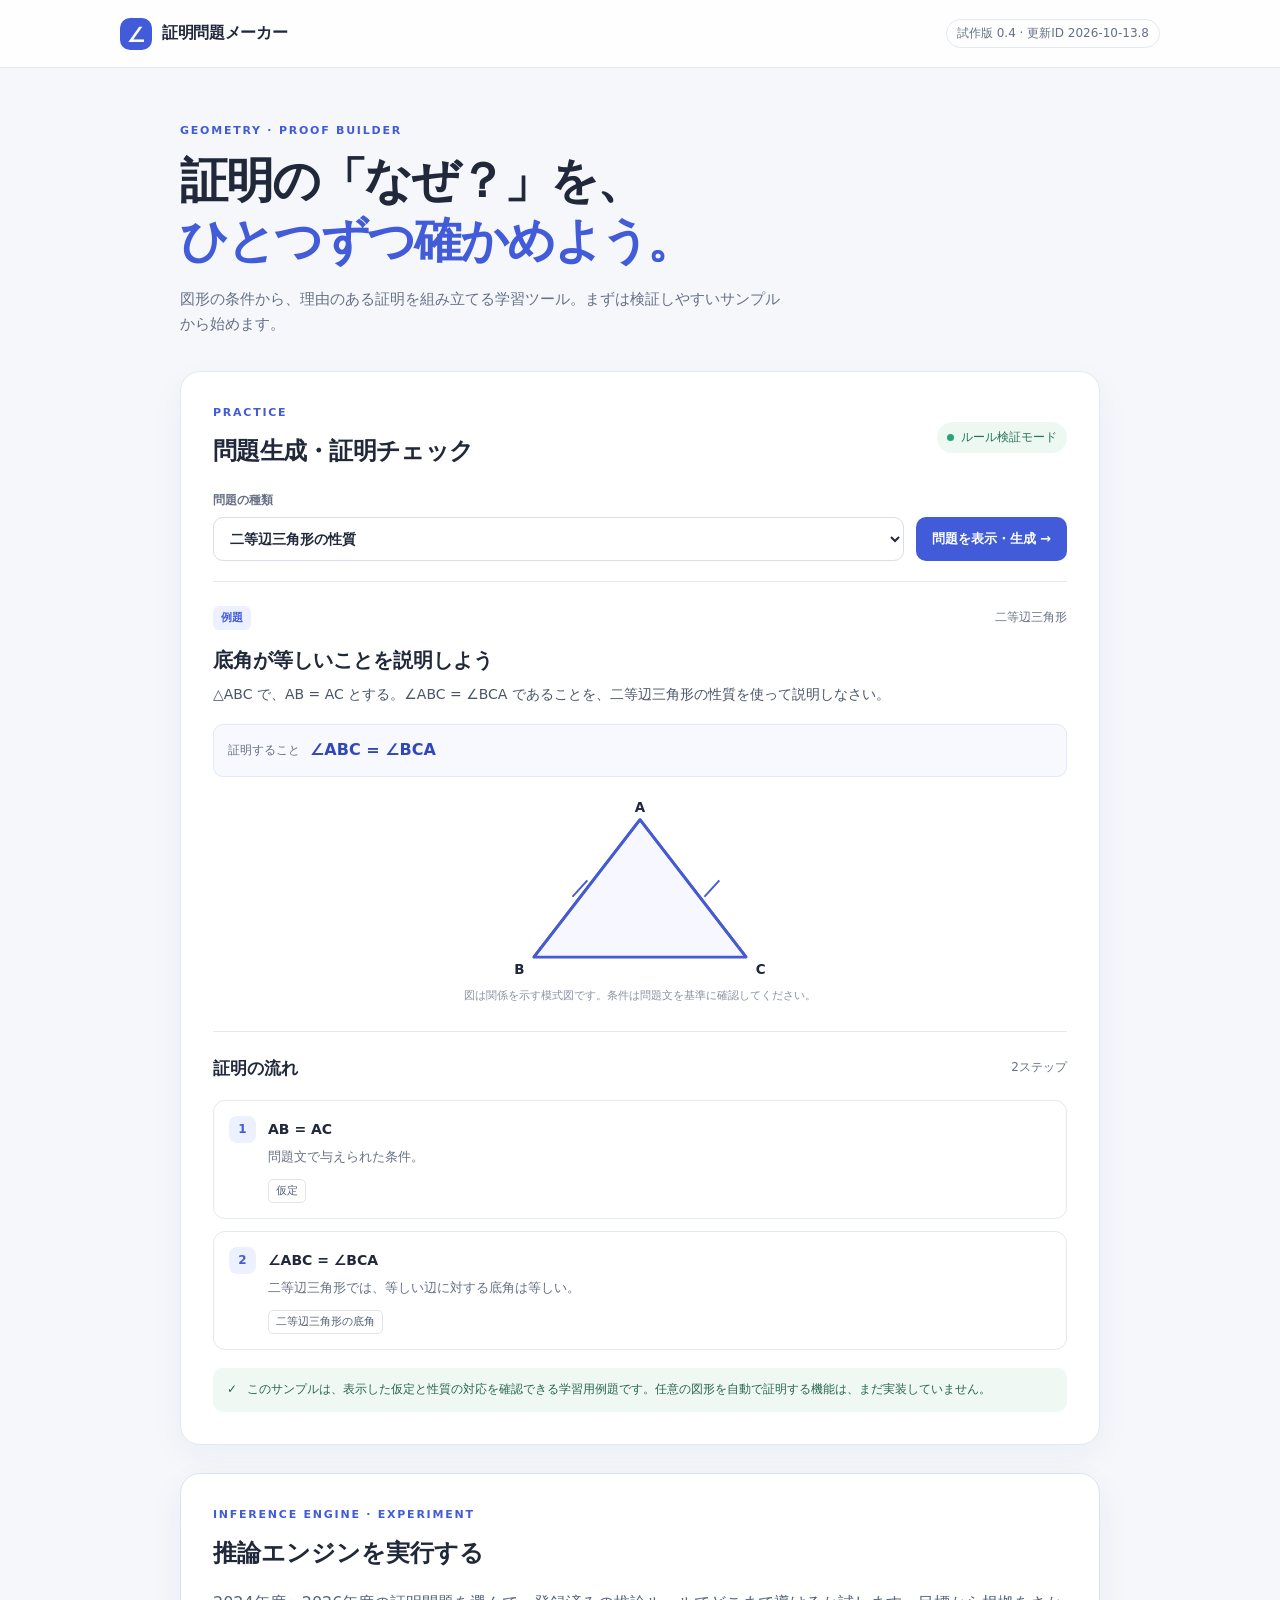
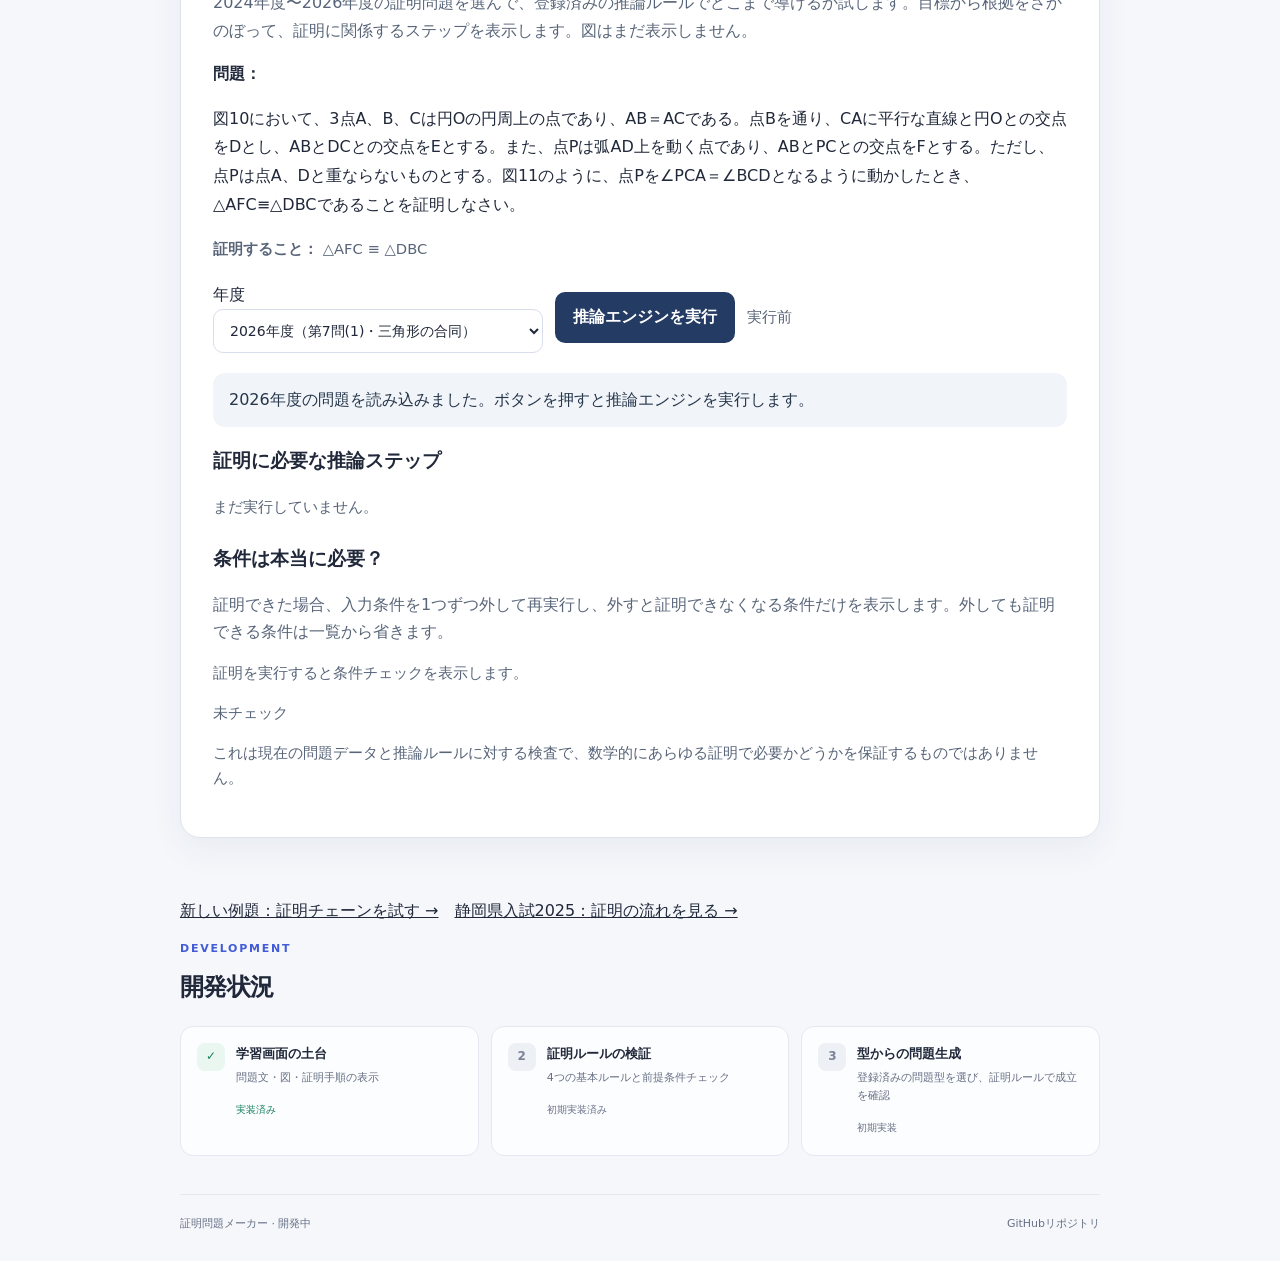
<file: index.html>
<!doctype html>
<html lang="ja">
<head>
  <meta charset="utf-8">
  <meta name="viewport" content="width=device-width, initial-scale=1">
  <meta name="theme-color" content="#f5f7fb">
  <meta name="description" content="中学図形の証明を、根拠と手順を確認しながら学ぶための試作アプリ。">
  <title>証明問題メーカー</title>
  <link rel="stylesheet" href="./style.css">

  <style>
    .engine-lab { margin-top: 28px; padding: clamp(20px, 4vw, 32px); border: 1px solid #dce3ee; border-radius: 20px; background: #fff; box-shadow: 0 12px 34px rgba(35, 55, 85, .06); }
    .engine-lab h2 { margin: 0 0 8px; }
    .engine-intro { color: #586579; line-height: 1.7; }
    .engine-toolbar { display: flex; flex-wrap: wrap; align-items: center; gap: 12px; margin: 20px 0; }
    .engine-run-button { border: 0; border-radius: 10px; padding: 12px 18px; background: #243b64; color: #fff; font: inherit; font-weight: 700; cursor: pointer; }
    .engine-run-button:disabled { opacity: .6; cursor: wait; }
    .engine-status { margin: 16px 0; padding: 14px 16px; border-radius: 12px; background: #f1f5f9; color: #26364b; }
    .engine-status[data-state="success"] { background: #e9f8ef; color: #14532d; }
    .engine-status[data-state="failure"] { background: #fff1f0; color: #8a2525; }
    .engine-prompt { margin: 16px 0; line-height: 1.8; }
    .engine-meta { color: #586579; font-size: .92rem; }
    .engine-steps { display: grid; gap: 12px; padding: 0; list-style: none; counter-reset: engine-step; }
    .engine-step { display: grid; grid-template-columns: 38px minmax(0, 1fr); gap: 12px; padding: 16px; border: 1px solid #e1e7ef; border-radius: 12px; background: #fbfcfe; }
    .engine-step-number { display: grid; place-items: center; width: 32px; height: 32px; border-radius: 50%; background: #e8edf5; color: #243b64; font-weight: 700; }
    .engine-step h4 { margin: 2px 0 8px; overflow-wrap: anywhere; }
    .engine-step p { margin: 6px 0; line-height: 1.6; }
    .engine-premises { color: #586579; font-size: .9rem; overflow-wrap: anywhere; }
    .engine-explanation { color: #26364b; }
    .engine-notes { margin-top: 18px; padding: 12px 16px; border-left: 3px solid #a8b5c8; background: #f8fafc; color: #586579; font-size: .92rem; line-height: 1.7; }
    .engine-notes ul { padding-left: 20px; }
    .engine-condition-report { margin-top: 24px; }
    .engine-condition-report h3 { margin-bottom: 8px; }
    .engine-condition-list { display: grid; gap: 10px; padding: 0; list-style: none; }
    .engine-condition { padding: 13px 15px; border: 1px solid #e1e7ef; border-radius: 10px; background: #fbfcfe; }
    .engine-condition[data-state="required"] { border-left: 4px solid #b45309; }
    .engine-condition[data-state="optional"] { border-left: 4px solid #15803d; }
    .engine-condition strong { display: block; margin-bottom: 5px; }
    .engine-condition-detail { margin: 5px 0; color: #586579; font-size: .9rem; overflow-wrap: anywhere; }
    .engine-condition-source { color: #586579; font-size: .85rem; }
    @media (max-width: 560px) { .engine-step { grid-template-columns: 30px minmax(0, 1fr); gap: 8px; padding: 12px; } .engine-step-number { width: 28px; height: 28px; } }
  </style>
  <script src="./js/theorem-catalog.js?v=20261010-1" defer></script>
  <script src="./js/proof-rules.js?v=20261012-11" defer></script>
  <script src="./js/geometry-relations.js?v=20261010-1" defer></script>
  <script src="./js/problem-data-engine.js?v=20261013-8" defer></script>
  <script src="./js/problem-generator.js?v=20261010-7" defer></script>
  <script src="./js/app.js?v=20261010-7" defer></script>
</head>
<body>
  <header class="topbar">
    <a class="brand" href="./" aria-label="証明問題メーカー ホーム">
      <span class="brand-mark" aria-hidden="true">∠</span>
      <span>証明問題メーカー</span>
    </a>
    <span class="prototype-label" title="更新確認用ビルド番号">試作版 0.4 · 更新ID 2026-10-13.8</span>
  </header>

  <main class="page-shell">
    <section class="hero">
      <p class="eyebrow">GEOMETRY · PROOF BUILDER</p>
      <h1>証明の「なぜ？」を、<br><span>ひとつずつ確かめよう。</span></h1>
      <p class="hero-copy">図形の条件から、理由のある証明を組み立てる学習ツール。まずは検証しやすいサンプルから始めます。</p>
    </section>

    <section class="workspace" aria-labelledby="practice-title">
      <div class="workspace-heading">
        <div>
          <p class="section-kicker">PRACTICE</p>
          <h2 id="practice-title">問題生成・証明チェック</h2>
        </div>
        <span class="status-pill"><span class="status-dot"></span>ルール検証モード</span>
      </div>

      <div class="controls">
        <label for="sample-select">問題の種類
          <select id="sample-select">
            <option value="isosceles">二等辺三角形の性質</option>
            <option value="parallel">平行線と角</option>
            <option value="similarity">相似の条件</option>
            <option value="chain">推論をつなぐ証明</option>
            <option value="circle">円周角（直径）</option>
            <option value="random">自動生成（検証済みの型）</option>
          </select>
        </label>
        <button id="show-sample" class="primary-button" type="button">問題を表示・生成 <span aria-hidden="true">→</span></button>
      </div>

      <div id="problem-panel" class="problem-panel" aria-live="polite">
        <div class="problem-topline">
          <span class="problem-tag">例題</span>
          <span id="problem-topic" class="muted">二等辺三角形</span>
        </div>
        <h3 id="problem-title">底角が等しいことを説明しよう</h3>
        <p id="problem-text">△ABC で、AB = AC とする。∠ABC = ∠BCA であることを、二等辺三角形の性質を使って説明しなさい。</p>
        <div class="goal-box">
          <span class="goal-label">証明すること</span>
          <strong id="problem-goal">∠ABC = ∠BCA</strong>
        </div>
        <div class="diagram-wrap">
          <svg id="diagram" viewBox="0 0 320 170" role="img" aria-label="頂点Aを上にした二等辺三角形ABCの模式図">
            <path d="M160 22 L65 145 L255 145 Z" class="triangle-line"/>
            <path d="M160 22 L65 145" class="equal-side"/>
            <path d="M160 22 L255 145" class="equal-side"/>
            <text x="160" y="15" text-anchor="middle">A</text>
            <text x="52" y="160" text-anchor="middle">B</text>
            <text x="268" y="160" text-anchor="middle">C</text>
            <text x="98" y="89" class="side-mark">／</text>
            <text x="216" y="89" class="side-mark">／</text>
          </svg>
          <p class="diagram-caption">図は関係を示す模式図です。条件は問題文を基準に確認してください。</p>
        </div>
      </div>

      <section class="proof-section" aria-labelledby="proof-title">
        <div class="proof-heading">
          <h3 id="proof-title">証明の流れ</h3>
          <span id="step-count" class="step-count">2ステップ</span>
        </div>
        <ol id="proof-steps" class="proof-steps">
          <li><span class="step-number">1</span><div><strong>AB = AC</strong><p>問題文で与えられた条件。</p><span class="reason-chip">仮定</span></div></li>
          <li><span class="step-number">2</span><div><strong>∠ABC = ∠BCA</strong><p>二等辺三角形では、等しい辺に対する底角は等しい。</p><span class="reason-chip">二等辺三角形の底角</span></div></li>
        </ol>
        <p id="validation-note" class="validation-note"><span aria-hidden="true">✓</span> このサンプルは、表示した仮定と性質の対応を確認できる学習用例題です。任意の図形を自動で証明する機能は、まだ実装していません。</p>
      </section>
    </section>


    <section class="engine-lab" aria-labelledby="engine-lab-title">
      <p class="section-kicker">INFERENCE ENGINE · EXPERIMENT</p>
      <h2 id="engine-lab-title">推論エンジンを実行する</h2>
      <p class="engine-intro">2024年度〜2026年度の証明問題を選んで、登録済みの推論ルールでどこまで導けるか試します。目標から根拠をさかのぼって、証明に関係するステップを表示します。図はまだ表示しません。</p>
      <div class="engine-prompt">
        <strong>問題：</strong>
        <p id="engine-problem-text">問題を読み込んでいます…</p>
        <p class="engine-meta"><strong>証明すること：</strong> <span id="engine-goal">—</span></p>
      </div>
      <div class="engine-toolbar">
        <label for="engine-problem-select">年度
          <select id="engine-problem-select">
            <option value="2026" selected>2026年度（第7問(1)・三角形の合同）</option>
            <option value="2025">2025年度（第7問(1)・相似）</option>
            <option value="2024">2024年度（第7問(1)・PA＝PC）</option>
            <option value="2023">2023年度（第7問(1)・三角形の相似）</option>
          </select>
        </label>
        <button id="engine-run" class="engine-run-button" type="button">推論エンジンを実行</button>
        <span id="engine-summary" class="engine-meta" aria-live="polite">実行前</span>
      </div>
      <div id="engine-status" class="engine-status" role="status" aria-live="polite">問題データを読み込んでいます。</div>
      <section aria-labelledby="engine-steps-title">
        <h3 id="engine-steps-title">証明に必要な推論ステップ</h3>
        <ol id="engine-steps" class="engine-steps">
          <li class="engine-meta">まだ実行していません。</li>
        </ol>
      </section>
      <section class="engine-condition-report" aria-labelledby="engine-condition-title">
        <h3 id="engine-condition-title">条件は本当に必要？</h3>
        <p class="engine-intro">証明できた場合、入力条件を1つずつ外して再実行し、外すと証明できなくなる条件だけを表示します。外しても証明できる条件は一覧から省きます。</p>
        <p id="engine-condition-summary" class="engine-meta">証明を実行すると条件チェックを表示します。</p>
        <ol id="engine-condition-list" class="engine-condition-list">
          <li class="engine-meta">未チェック</li>
        </ol>
        <p id="engine-condition-caveat" class="engine-meta">これは現在の問題データと推論ルールに対する検査で、数学的にあらゆる証明で必要かどうかを保証するものではありません。</p>
      </section>
      <div id="engine-notes" class="engine-notes" hidden></div>
    </section>

    <section class="roadmap" aria-labelledby="roadmap-title"><p><a href="./chain-demo.html">新しい例題：証明チェーンを試す →</a>　<a href="./shizuoka-2025-proof.html">静岡県入試2025：証明の流れを見る →</a></p>
      <p class="section-kicker">DEVELOPMENT</p>
      <h2 id="roadmap-title">開発状況</h2>
      <div class="roadmap-grid">
        <article class="roadmap-card done"><span class="roadmap-icon">✓</span><div><h3>学習画面の土台</h3><p>問題文・図・証明手順の表示</p><span class="mini-status">実装済み</span></div></article>
        <article class="roadmap-card"><span class="roadmap-icon">2</span><div><h3>証明ルールの検証</h3><p>4つの基本ルールと前提条件チェック</p><span class="mini-status">初期実装済み</span></div></article>
        <article class="roadmap-card"><span class="roadmap-icon">3</span><div><h3>型からの問題生成</h3><p>登録済みの問題型を選び、証明ルールで成立を確認</p><span class="mini-status">初期実装</span></div></article>
      </div>
    </section>
    <footer><span>証明問題メーカー · 開発中</span><a href="https://github.com/syari3/proof">GitHubリポジトリ</a></footer>
  </main>

  <script>
    document.addEventListener("DOMContentLoaded", async () => {
      const runButton = document.getElementById("engine-run");
      const problemSelect = document.getElementById("engine-problem-select");
      const promptNode = document.getElementById("engine-problem-text");
      const goalNode = document.getElementById("engine-goal");
      const summaryNode = document.getElementById("engine-summary");
      const statusNode = document.getElementById("engine-status");
      const stepsNode = document.getElementById("engine-steps");
      const notesNode = document.getElementById("engine-notes");
      const conditionSummaryNode = document.getElementById("engine-condition-summary");
      const conditionListNode = document.getElementById("engine-condition-list");
      let problem = null;

      const readableFact = (fact) => String(fact || "")
        .replace(/^similar\(([^,()]+),([^,()]+)\)$/, "△$1 ∽ △$2")
        .replace(/angle\(([^()]*)\)/g, "∠$1")
        .replace(/side\(([^()]*)\)/g, "$1")
        .replace(/triangle\(([^()]*)\)/g, "△$1")
        .replace(/onCircle\(([^()]*)\)/g, "$1 は円周上")
        .replace(/sameRay\(([^,()]+),([^,()]+),([^,()]+)\)/g, "$2 と $3 は頂点 $1 から同じ向き")
        .replace(/=/g, " = ");

      // Trace dependencies backwards from the goal. A step is retained only
      // when the goal depends on it; given facts never become displayed steps.
      // If provenance is incomplete, resolve each premise against initial facts
      // and earlier conclusions rather than treating every unknown as a dependency.
      const getGoalRelevantSteps = (steps, goal, initialFacts) => {
        if (!goal || !Array.isArray(steps) || !steps.length) return steps || [];
        const given = new Set(Array.isArray(initialFacts) ? initialFacts : []);
        const byStepNumber = new Map(steps.map((step, index) => [step.index, index]));
        const needed = new Set();
        const resolvePremise = (fact, beforeIndex) => {
          if (!fact || given.has(fact)) return;
          for (let candidate = beforeIndex - 1; candidate >= 0; candidate--) {
            if (steps[candidate] && steps[candidate].conclusion === fact) {
              visitStep(candidate);
              return;
            }
          }
        };
        const visitStep = (index) => {
          if (index == null || needed.has(index) || !steps[index]) return;
          needed.add(index);
          const step = steps[index];
          const sources = Array.isArray(step.premiseSources) ? step.premiseSources : [];
          if (sources.length) {
            sources.forEach((source) => {
              if (!source || !source.fact) return;
              if (source.type === "step") {
                const sourceIndex = byStepNumber.get(source.index);
                if (sourceIndex != null) visitStep(sourceIndex);
                else resolvePremise(source.fact, index);
              } else if (source.type === "unknown") {
                resolvePremise(source.fact, index);
              }
              // "given" and other explicit non-step sources add no proof step.
            });
          } else {
            // Compatibility path for rules that do not record premise provenance.
            (Array.isArray(step.premises) ? step.premises : [])
              .forEach((fact) => resolvePremise(fact, index));
          }
        };
        let goalIndex = -1;
        for (let index = steps.length - 1; index >= 0; index--) {
          if (steps[index] && steps[index].conclusion === goal) {
            goalIndex = index;
            break;
          }
        }
        if (goalIndex === -1) return steps;
        visitStep(goalIndex);
        return steps.filter((step, index) => needed.has(index));
      };

      const setStatus = (message, state) => {
        statusNode.textContent = message;
        statusNode.dataset.state = state || "neutral";
      };

      const resetRunOutput = () => {
        summaryNode.textContent = "実行前";
        stepsNode.replaceChildren();
        const initialStep = document.createElement("li");
        initialStep.className = "engine-meta";
        initialStep.textContent = "まだ実行していません。";
        stepsNode.append(initialStep);
        notesNode.replaceChildren();
        notesNode.hidden = true;
        conditionListNode.replaceChildren();
        const initialCondition = document.createElement("li");
        initialCondition.className = "engine-meta";
        initialCondition.textContent = "未チェック";
        conditionListNode.append(initialCondition);
        conditionSummaryNode.textContent = "証明を実行すると条件チェックを表示します。";
      };

      const loadProblem = async () => {
        runButton.disabled = true;
        problem = null;
        resetRunOutput();
        setStatus("問題データを読み込んでいます。");
        const year = problemSelect.value;
        const path = year === "2023"
          ? "./data/problem-examples/shizuoka-2023-proof-7-1.json?v=20261013-4"
          : year === "2024"
            ? "./data/problem-examples/shizuoka-2024-proof-7-1.json"
            : year === "2026"
              ? "./data/problem-examples/shizuoka-2026-proof-7-1.json"
              : "./data/problem-examples/shizuoka-2025-proof-7-1.json";
        try {
          const response = await fetch(path);
          if (!response.ok) throw new Error("問題データを読み込めませんでした（HTTP " + response.status + "）。");
          const loadedProblem = await response.json();
          // Ignore a slower response if the user changed the year while loading.
          if (problemSelect.value !== year) return;
          problem = loadedProblem;
          promptNode.textContent = problem.prompt || "問題文がありません。";
          if (problem.goal && ["triangle-similarity", "triangle-congruence"].includes(problem.goal.type) && Array.isArray(problem.goal.triangles)) {
            const relation = problem.goal.type === "triangle-congruence" ? " ≡ " : " ∽ ";
            goalNode.textContent = "△" + problem.goal.triangles[0].join("") + relation + "△" + problem.goal.triangles[1].join("");
          } else if (problem.goal && problem.goal.type === "angle-equality" && Array.isArray(problem.goal.angles)) {
            goalNode.textContent = problem.goal.angles.map((angle) => "∠" + angle.join("")).join(" = ");
          } else if (problem.goal && problem.goal.type === "segment-equality" && Array.isArray(problem.goal.segments)) {
            goalNode.textContent = problem.goal.segments.map((segment) => segment.join("")).join(" = ");
          } else {
            goalNode.textContent = problem.title || "目標データを確認してください";
          }
          setStatus(year + "年度の問題を読み込みました。ボタンを押すと推論エンジンを実行します。");
          runButton.disabled = false;
        } catch (error) {
          if (problemSelect.value !== year) return;
          setStatus(error.message || "問題データの読み込みに失敗しました。", "failure");
          runButton.disabled = true;
        }
      };

      problemSelect.addEventListener("change", loadProblem);
      await loadProblem();

      runButton.addEventListener("click", () => {
        runButton.disabled = true;
        summaryNode.textContent = "実行中…";
        setStatus("推論エンジンを実行しています。");
        stepsNode.replaceChildren();
        notesNode.replaceChildren();
        notesNode.hidden = true;
        conditionListNode.replaceChildren();
        conditionSummaryNode.textContent = "条件をチェックしています…";
        try {
          if (!window.ProblemDataEngine || !window.ProofRules) {
            throw new Error("推論エンジンのスクリプトが読み込まれていません。");
          }
          const result = window.ProblemDataEngine.run(problem, window.ProofRules, 200, { analyzeConditions: false });
          const proof = result.proof;
          const allSteps = proof && Array.isArray(proof.steps) ? proof.steps : [];
          const succeeded = result.success === true;
          const steps = succeeded ? getGoalRelevantSteps(allSteps, result.converted && result.converted.goal, result.converted && result.converted.facts) : allSteps;
          setStatus(succeeded
            ? "証明できました！ 登録済みの推論ルールで目標を導出しました。"
            : "証明できませんでした。命題が偽とは限らず、現在の条件変換や推論ルールでは導出できないという意味です。",
            succeeded ? "success" : "failure");
          summaryNode.textContent = (succeeded ? "証明成功" : "証明未成立") + " · " + steps.length + " / " + allSteps.length + " ステップを表示";
          if (steps.length === 0) {
            const item = document.createElement("li");
            item.className = "engine-meta";
            item.textContent = "推論ステップはありませんでした。";
            stepsNode.append(item);
          }
          steps.forEach((step, index) => {
            const item = document.createElement("li");
            item.className = "engine-step";
            const number = document.createElement("span");
            number.className = "engine-step-number";
            number.textContent = String(step.index || index + 1);
            const body = document.createElement("div");
            const title = document.createElement("h4");
            title.textContent = readableFact(step.conclusion);
            const rule = document.createElement("p");
            rule.className = "engine-meta";
            rule.textContent = (step.ruleName || step.ruleId || "推論ルール") + (step.ruleId ? " · " + step.ruleId : "");
            body.append(title, rule);
            if (Array.isArray(step.premises) && step.premises.length) {
              const premises = document.createElement("p");
              premises.className = "engine-premises";
              premises.textContent = "根拠： " + step.premises.map(readableFact).join(" ／ ");
              body.append(premises);
            }
            if (step.explanation) {
              const explanation = document.createElement("p");
              explanation.className = "engine-explanation";
              explanation.textContent = step.explanation;
              body.append(explanation);
            }
            if (Array.isArray(step.premiseSources) && step.premiseSources.length) {
              const provenance = document.createElement("p");
              provenance.className = "engine-premises";
              provenance.textContent = "根拠の由来： " + step.premiseSources.map((source) => {
                const origin = source.type === "step" ? "ステップ " + source.index
                  : source.type === "given" ? "推論エンジンに渡した初期事実"
                  : source.type === "unknown" ? "由来不明"
                  : (source.type || "由来不明");
                return readableFact(source.fact) + " ← " + origin;
              }).join(" ／ ");
              body.append(provenance);
            }
            item.append(number, body);
            stepsNode.append(item);
          });

          const renderConditionAnalysis = (analysis) => {
            conditionListNode.replaceChildren();
            if (analysis && Array.isArray(analysis.candidates)) {
              const requiredCandidates = analysis.candidates.filter((entry) => entry.status === "required-by-current-proof");
              const optional = analysis.candidates.length - requiredCandidates.length;
              conditionSummaryNode.textContent = "入力条件を " + analysis.testedCount + " 項目検査し、外すと証明できなくなる " + requiredCandidates.length + " 項目だけを表示しています（" + optional + " 項目は非表示）。";
              if (!requiredCandidates.length) {
                const empty = document.createElement("li");
                empty.className = "engine-meta";
                empty.textContent = "外すと証明できなくなる入力条件はありませんでした。";
                conditionListNode.append(empty);
              }
              requiredCandidates.forEach((entry) => {
                const item = document.createElement("li");
                item.className = "engine-condition";
                item.dataset.state = "required";
                const heading = document.createElement("strong");
                heading.textContent = "この条件を外すと証明できない";
                const detail = document.createElement("p");
                detail.className = "engine-condition-detail";
                detail.textContent = entry.type + " · " + JSON.stringify(entry.item);
                const source = document.createElement("p");
                source.className = "engine-condition-source";
                source.textContent = entry.source + " の " + (entry.index + 1) + " 番目：" + entry.reason;
                item.append(heading, detail, source);
                conditionListNode.append(item);
              });
            } else {
              conditionSummaryNode.textContent = "証明が成立した場合にのみ条件チェックを行います。";
              const empty = document.createElement("li");
              empty.className = "engine-meta";
              empty.textContent = "条件チェックはありません。";
              conditionListNode.append(empty);
            }
          };
          if (result.conditionAnalysis) {
            renderConditionAnalysis(result.conditionAnalysis);
          } else if (succeeded) {
            conditionSummaryNode.textContent = "証明結果を先に表示しました。条件の必要性チェックは必要なときに実行できます。";
            const item = document.createElement("li");
            item.className = "engine-meta";
            item.textContent = "条件チェックは入力条件を1つずつ外して証明を再実行するため、時間がかかる場合があります。";
            const checkButton = document.createElement("button");
            checkButton.type = "button";
            checkButton.textContent = "入力条件の必要性をチェック";
            checkButton.addEventListener("click", () => {
              checkButton.disabled = true;
              checkButton.textContent = "条件をチェックしています…";
              conditionSummaryNode.textContent = "条件の必要性をチェックしています…";
              setTimeout(() => {
                try {
                  const analysis = window.ProblemDataEngine.analyzeConditionNecessity(problem, window.ProofRules);
                  renderConditionAnalysis(analysis);
                } catch (analysisError) {
                  conditionSummaryNode.textContent = "証明は表示できましたが、条件チェックに失敗しました。";
                  const errorItem = document.createElement("li");
                  errorItem.className = "engine-meta";
                  errorItem.textContent = analysisError.message || "条件チェック中にエラーが発生しました。";
                  conditionListNode.replaceChildren(errorItem);
                }
              }, 0);
            });
            item.append(document.createElement("br"), checkButton);
            conditionListNode.append(item);
          } else {
            renderConditionAnalysis(null);
          }
          const notes = [];
          if (result.warning) notes.push(result.warning);
          if (result.converted && Array.isArray(result.converted.unsupported) && result.converted.unsupported.length) {
            const heading = document.createElement("strong");
            heading.textContent = "未対応・注意事項（" + result.converted.unsupported.length + "件）";
            notesNode.append(heading);
            const list = document.createElement("ul");
            result.converted.unsupported.forEach((entry) => {
              const item = document.createElement("li");
              item.textContent = [entry.location, entry.type, entry.reason].filter(Boolean).join("：");
              list.append(item);
            });
            notesNode.append(list);
          }
          if (notes.length) {
            const paragraph = document.createElement("p");
            paragraph.textContent = notes.join(" ");
            notesNode.prepend(paragraph);
          }
          notesNode.hidden = notesNode.childNodes.length === 0;
        } catch (error) {
          setStatus("実行中にエラーが発生しました：" + (error.message || String(error)), "failure");
          summaryNode.textContent = "実行エラー";
        } finally {
          runButton.disabled = false;
        }
      });
    });
  </script>
</body>
</html>
</file>
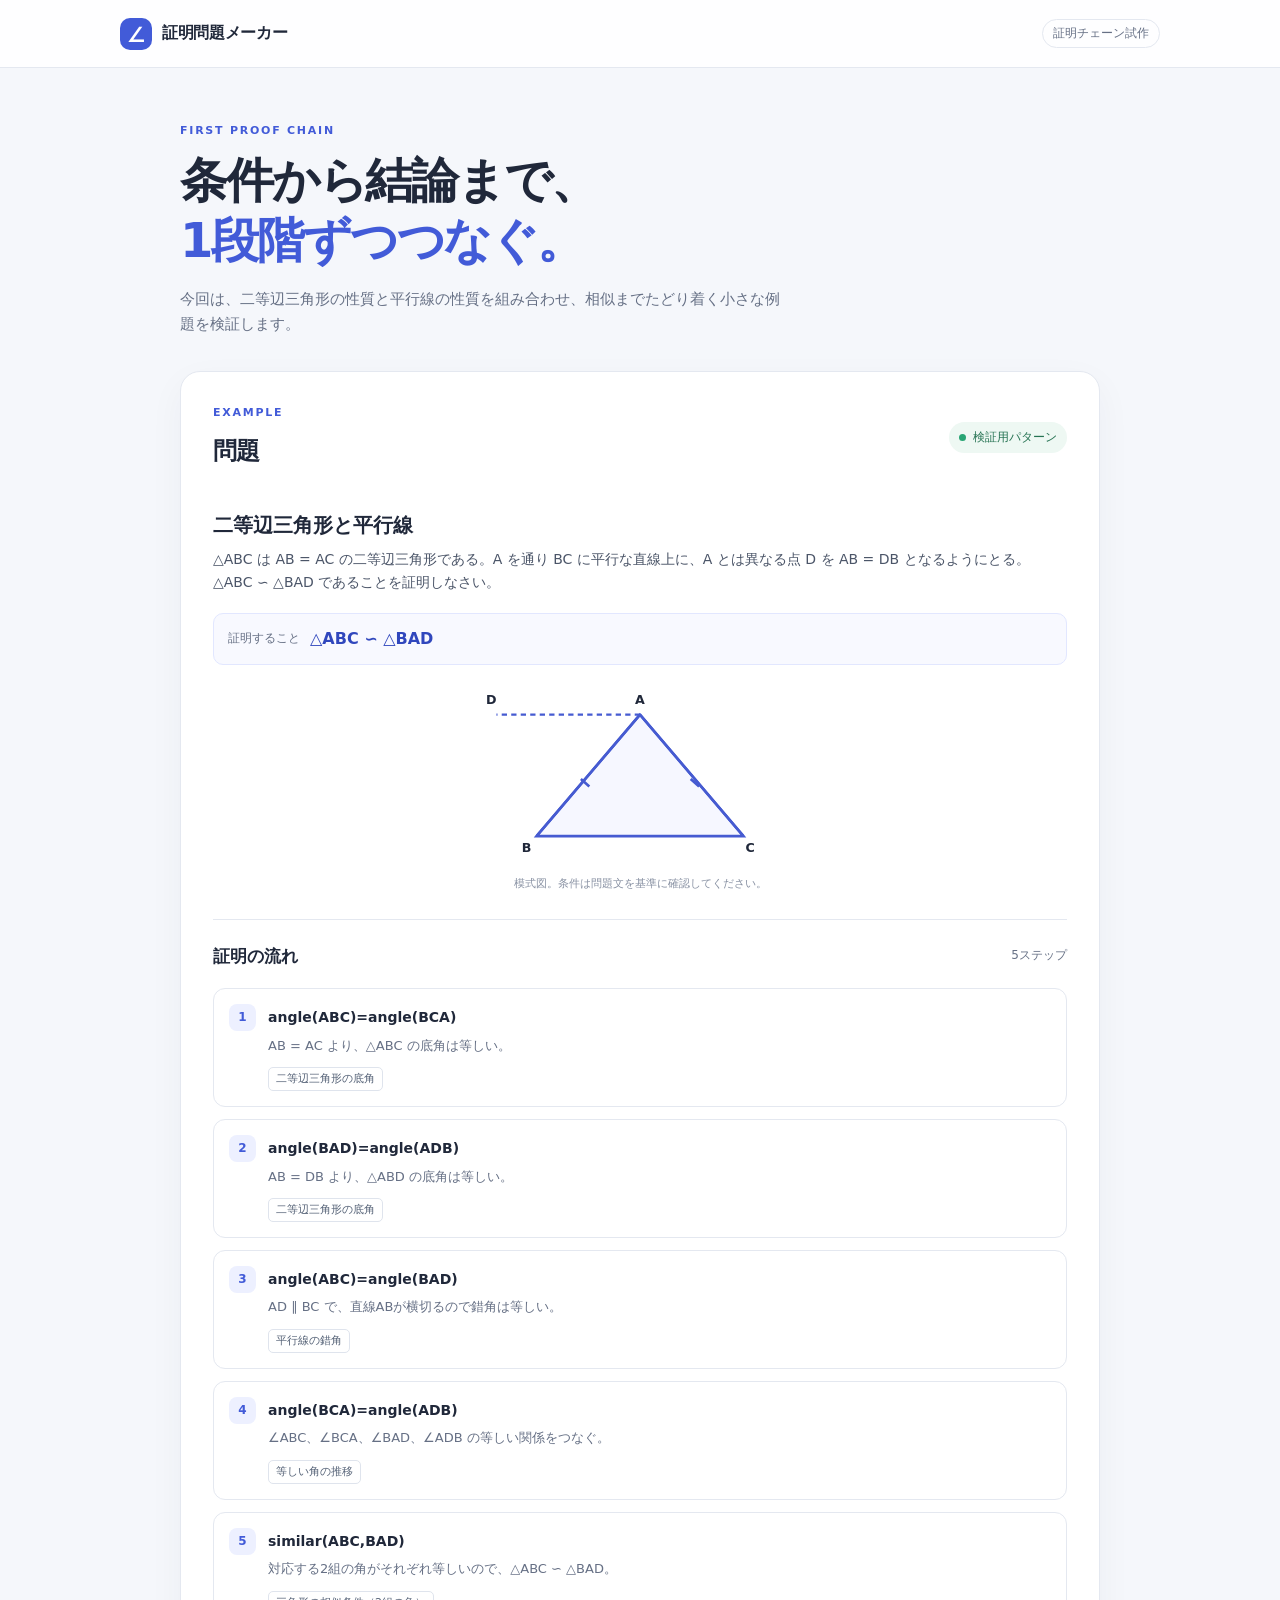
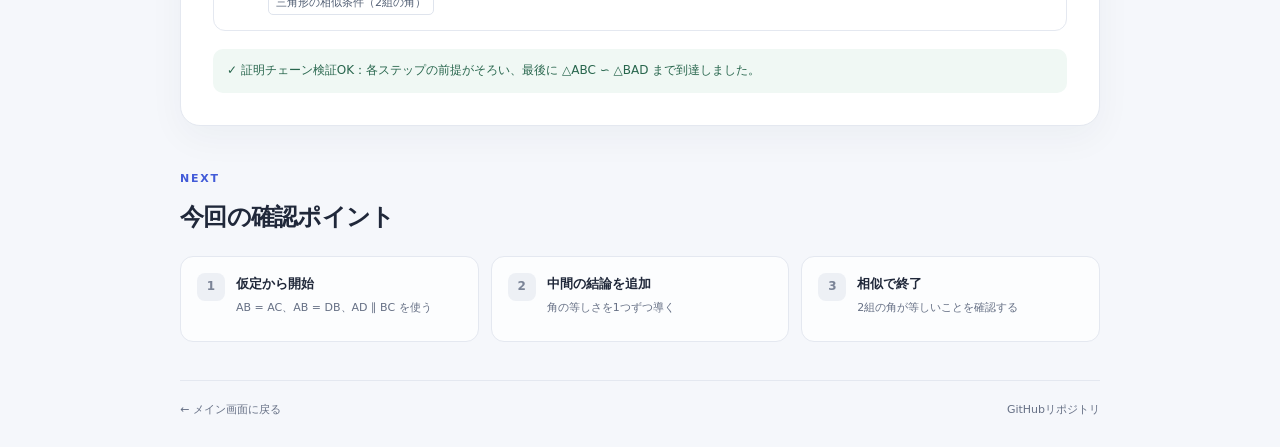
<file: chain-demo.html>
<!doctype html>
<html lang="ja">
<head>
<meta charset="utf-8"><meta name="viewport" content="width=device-width,initial-scale=1">
<title>証明チェーンの試作 | 証明問題メーカー</title>
<link rel="stylesheet" href="./style.css">
<script src="./js/proof-patterns.js" defer></script>
<script src="./js/chain-demo.js" defer></script>
</head>
<body>
<header class="topbar"><a class="brand" href="./"><span class="brand-mark">∠</span><span>証明問題メーカー</span></a><span class="prototype-label">証明チェーン試作</span></header>
<main class="page-shell">
<section class="hero"><p class="eyebrow">FIRST PROOF CHAIN</p><h1>条件から結論まで、<br><span>1段階ずつつなぐ。</span></h1><p class="hero-copy">今回は、二等辺三角形の性質と平行線の性質を組み合わせ、相似までたどり着く小さな例題を検証します。</p></section>
<section class="workspace">
<div class="workspace-heading"><div><p class="section-kicker">EXAMPLE</p><h2>問題</h2></div><span class="status-pill"><span class="status-dot"></span>検証用パターン</span></div>
<div class="problem-panel"><h3>二等辺三角形と平行線</h3><p>△ABC は AB = AC の二等辺三角形である。A を通り BC に平行な直線上に、A とは異なる点 D を AB = DB となるようにとる。△ABC ∽ △BAD であることを証明しなさい。</p>
<div class="goal-box"><span class="goal-label">証明すること</span><strong>△ABC ∽ △BAD</strong></div>
<div class="diagram-wrap"><svg viewBox="0 0 320 180" role="img" aria-label="二等辺三角形ABCと、Aを通るBCに平行な直線上の点Dの模式図">
<path d="M160 30 L62 145 L258 145 Z" fill="#f6f7ff" stroke="#465bd1" stroke-width="2.5"/>
<path d="M160 30 H24" fill="none" stroke="#465bd1" stroke-width="2" stroke-dasharray="5 4"/>
<path d="M160 30 L62 145 M160 30 L258 145" fill="none" stroke="#465bd1" stroke-width="2.5"/>
<text x="160" y="20" text-anchor="middle">A</text><text x="48" y="160">B</text><text x="260" y="160">C</text><text x="14" y="20">D</text>
<path d="M104 91 l8 7 M208 91 l8 7" stroke="#465bd1" stroke-width="2.5" fill="none"/>
</svg><p class="diagram-caption">模式図。条件は問題文を基準に確認してください。</p></div></div>
<section class="proof-section"><div class="proof-heading"><h3>証明の流れ</h3><span id="step-count" class="step-count">検証中…</span></div><ol id="proof-steps" class="proof-steps"></ol><p id="validation-note" class="validation-note" aria-live="polite">証明の各段階を検証しています。</p></section>
</section>
<section class="roadmap"><p class="section-kicker">NEXT</p><h2>今回の確認ポイント</h2><div class="roadmap-grid"><article class="roadmap-card"><span class="roadmap-icon">1</span><div><h3>仮定から開始</h3><p>AB = AC、AB = DB、AD ∥ BC を使う</p></div></article><article class="roadmap-card"><span class="roadmap-icon">2</span><div><h3>中間の結論を追加</h3><p>角の等しさを1つずつ導く</p></div></article><article class="roadmap-card"><span class="roadmap-icon">3</span><div><h3>相似で終了</h3><p>2組の角が等しいことを確認する</p></div></article></div></section>
<footer><a href="./">← メイン画面に戻る</a><a href="https://github.com/syari3/proof">GitHubリポジトリ</a></footer>
</main></body></html>
</file>
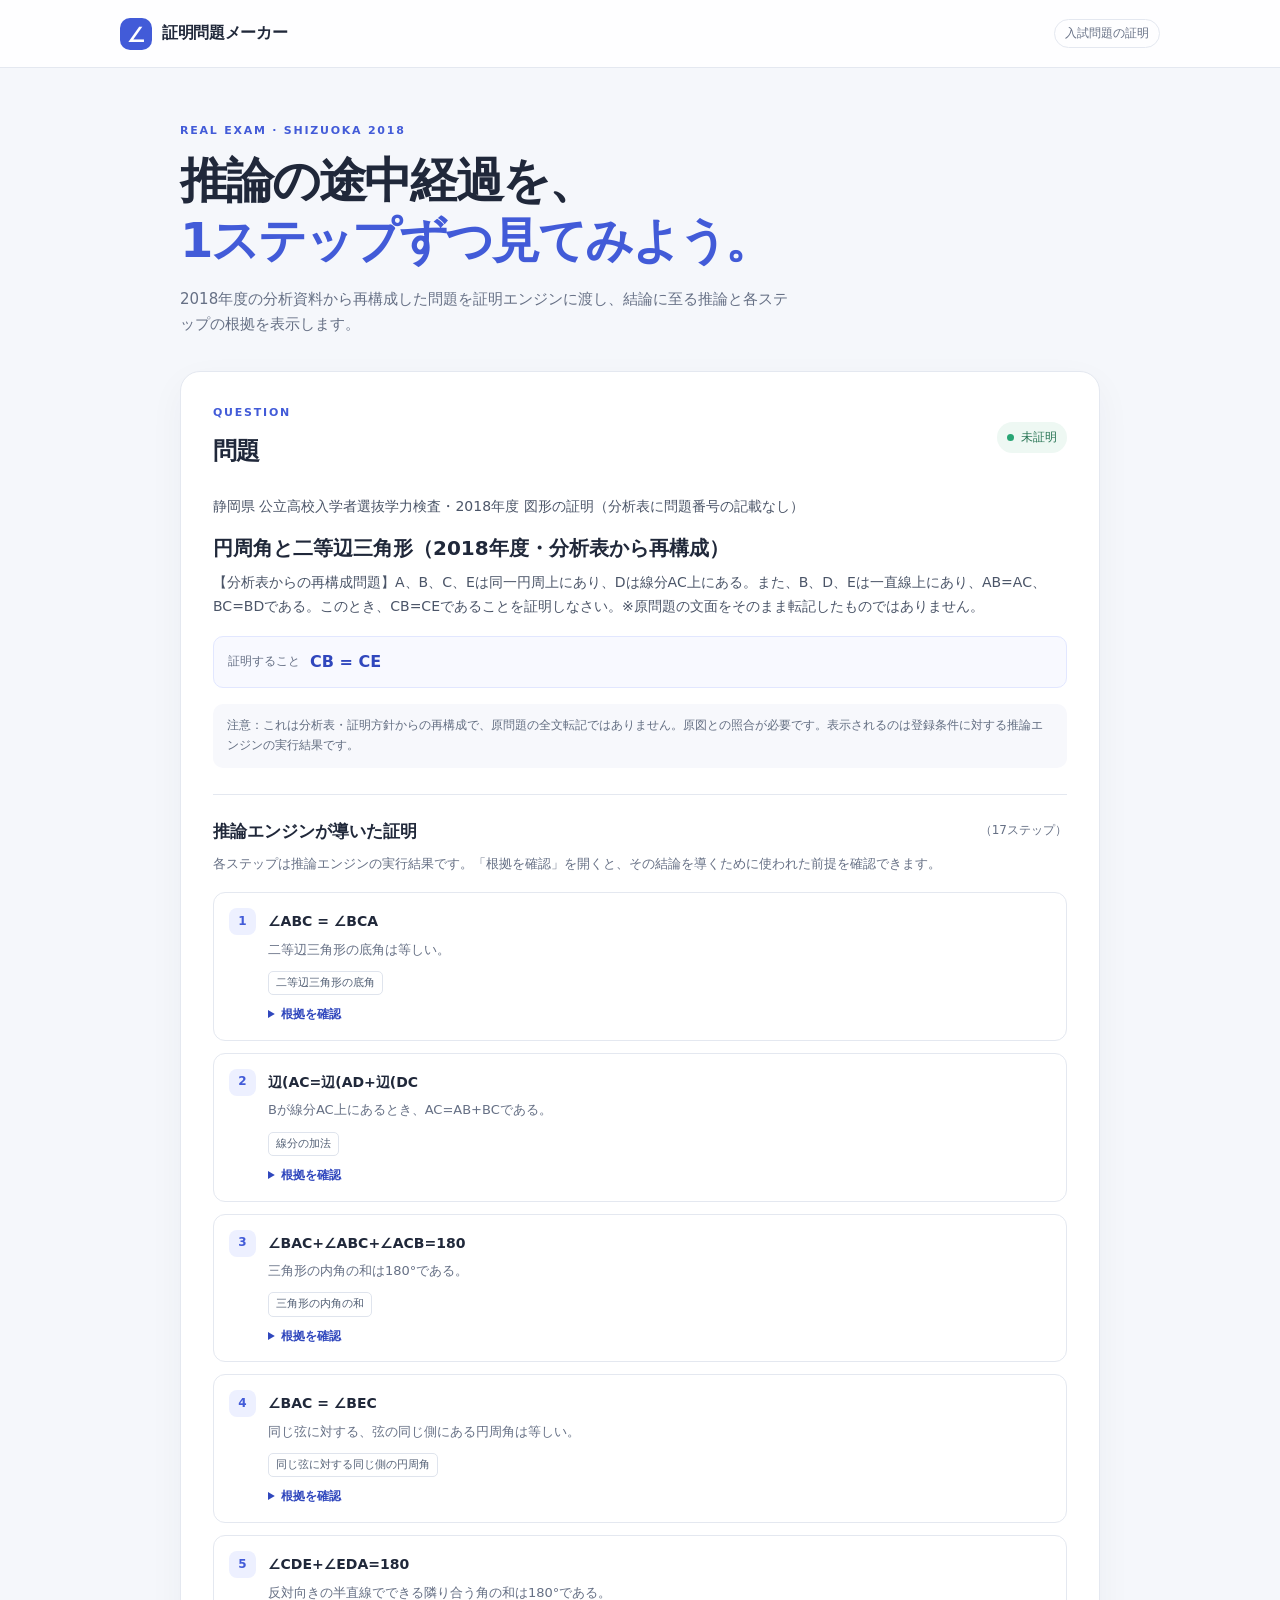
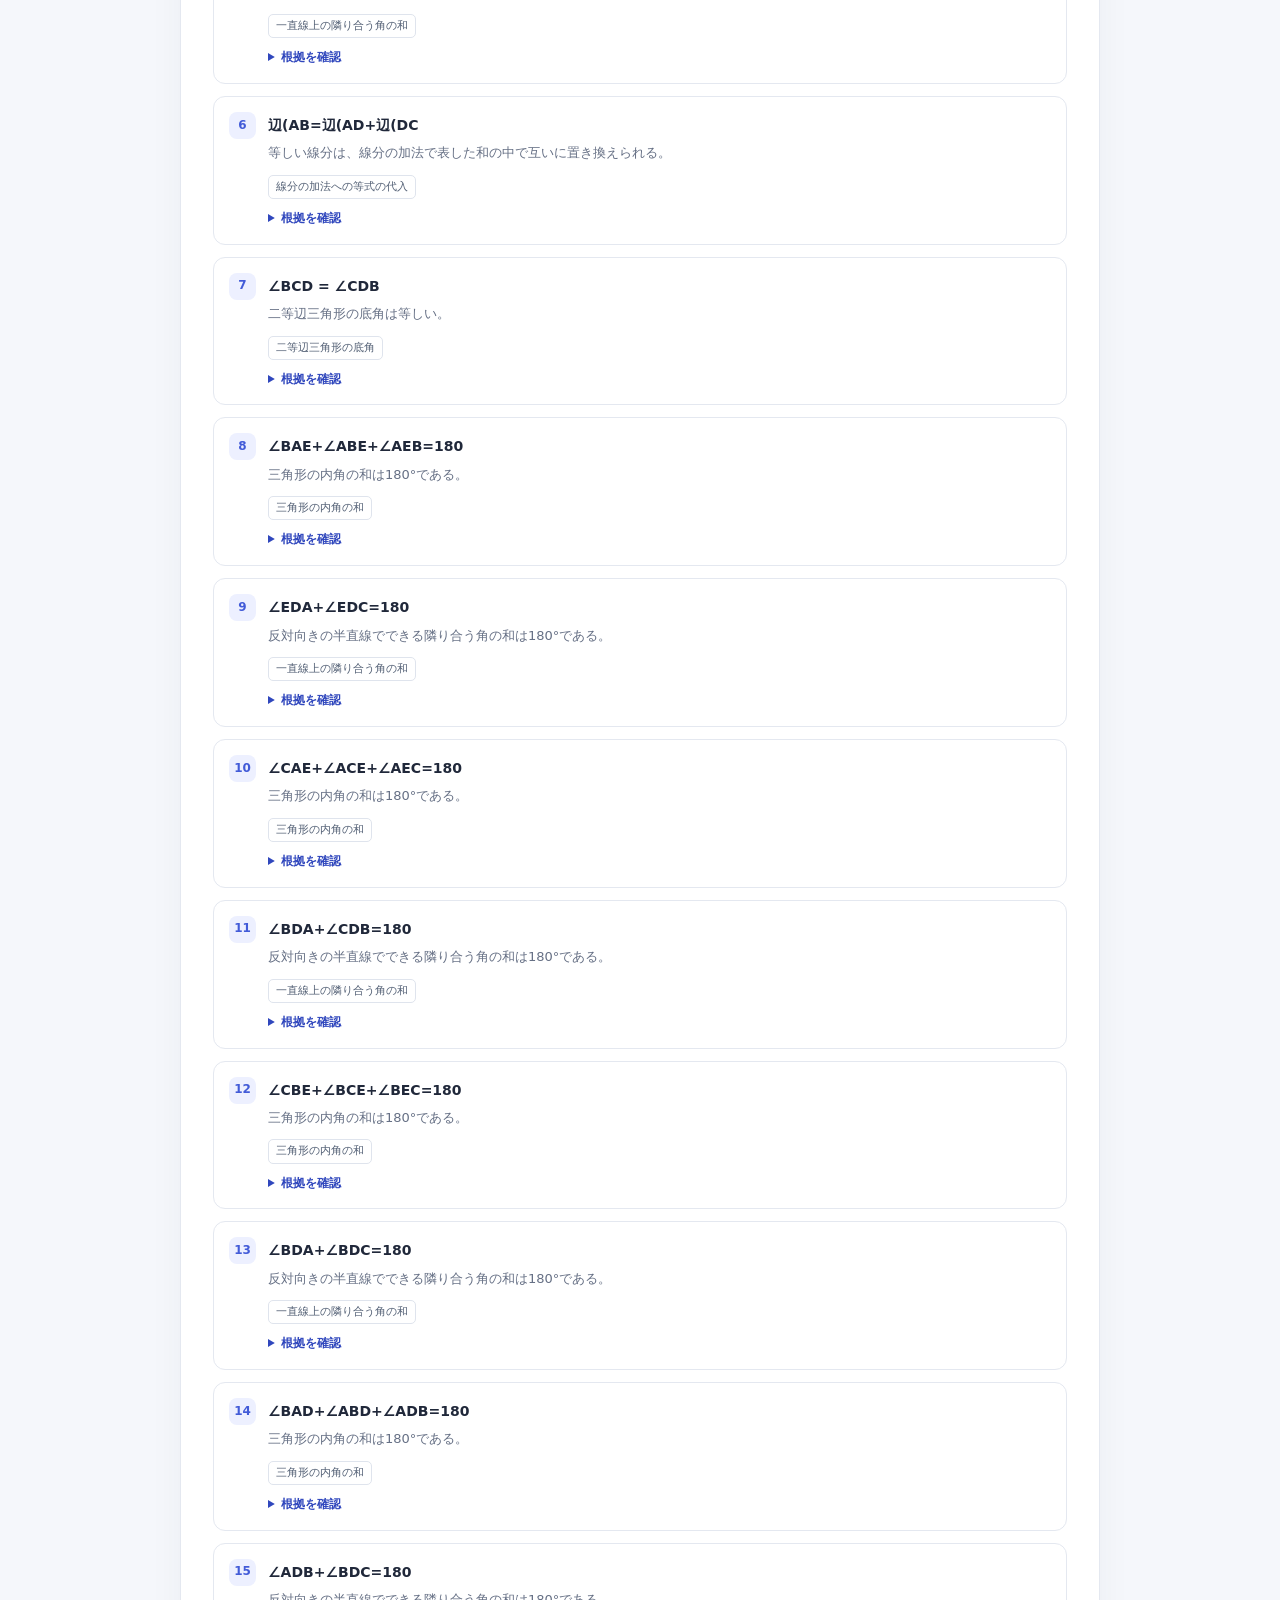
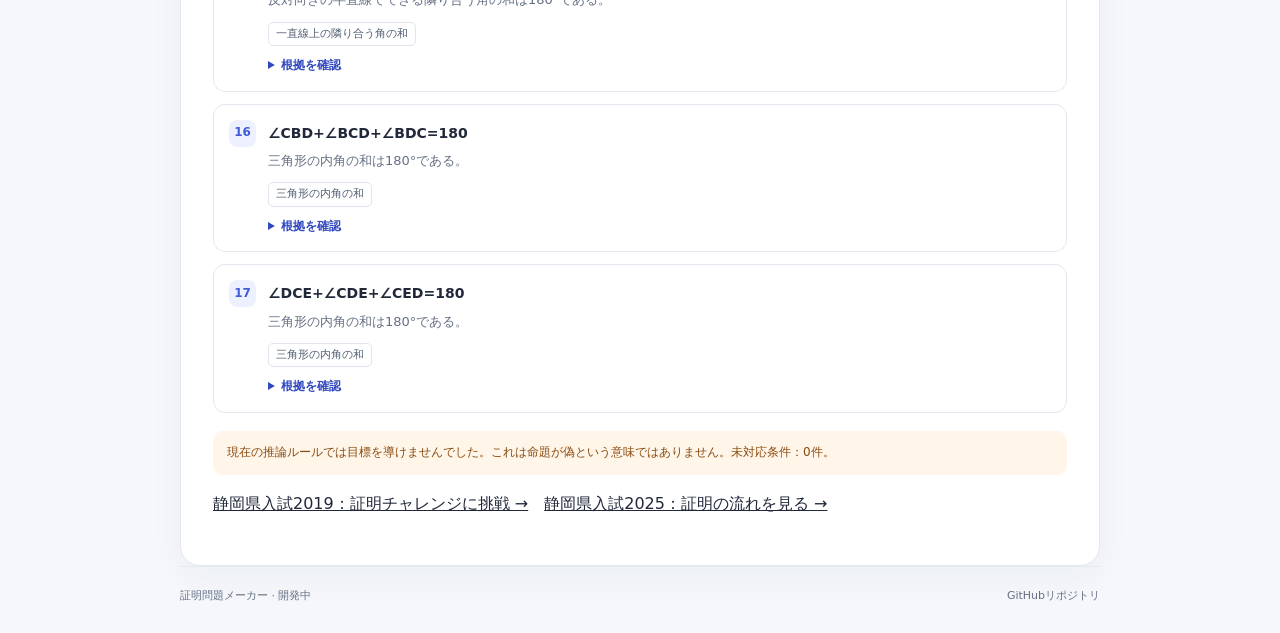
<file: shizuoka-2018-proof.html>
<!doctype html>
<html lang="ja">
<head>
  <meta charset="utf-8">
  <meta name="viewport" content="width=device-width, initial-scale=1">
  <meta name="theme-color" content="#f5f7fb">
  <meta name="description" content="静岡県入試2018年度の再構成問題を、証明エンジンの推論過程と根拠つきで確認します。">
  <title>静岡県入試2018｜証明の流れ | 証明問題メーカー</title>
  <link rel="stylesheet" href="./style.css">
  <script src="./js/theorem-catalog.js" defer></script>
  <script src="./js/proof-rules.js" defer></script>
  <script src="./js/geometry-relations.js" defer></script>
  <script src="./js/problem-data-engine.js" defer></script>
  <script src="./js/shizuoka-2018-proof.js" defer></script>
</head>
<body>
<header class="topbar"><a class="brand" href="./"><span class="brand-mark" aria-hidden="true">∠</span><span>証明問題メーカー</span></a><span class="prototype-label">入試問題の証明</span></header>
<main class="page-shell">
  <section class="hero">
    <p class="eyebrow">REAL EXAM · SHIZUOKA 2018</p>
    <h1>推論の途中経過を、<br><span>1ステップずつ見てみよう。</span></h1>
    <p class="hero-copy">2018年度の分析資料から再構成した問題を証明エンジンに渡し、結論に至る推論と各ステップの根拠を表示します。</p>
  </section>
  <section class="workspace">
    <div class="workspace-heading"><div><p class="section-kicker">QUESTION</p><h2>問題</h2></div><span id="proof-status" class="status-pill"><span class="status-dot"></span>証明を計算中</span></div>
    <div class="problem-panel">
      <p id="problem-source" class="muted">静岡県 公立高校入学者選抜学力検査・2018年度</p>
      <h3 id="problem-title">問題データを読み込んでいます…</h3>
      <p id="problem-prompt">問題文を読み込んでいます…</p>
      <div class="goal-box"><span class="goal-label">証明すること</span><strong id="proof-goal">問題データを読み込んでいます…</strong></div>
      <div class="exam-note">注意：これは分析表・証明方針からの再構成で、原問題の全文転記ではありません。原図との照合が必要です。表示されるのは登録条件に対する推論エンジンの実行結果です。</div>
    </div>
    <section class="proof-section">
      <div class="proof-heading"><h3>推論エンジンが導いた証明</h3><span id="step-count" class="step-count">計算中…</span></div>
      <p class="section-intro">各ステップは推論エンジンの実行結果です。「根拠を確認」を開くと、その結論を導くために使われた前提を確認できます。</p>
      <ol id="proof-steps" class="proof-steps"><li>証明エンジンを実行しています…</li></ol>
      <p id="validation-note" class="validation-note" aria-live="polite">推論結果を確認しています。</p>
    </section>
    <p><a href="./shizuoka-2019-proof-challenge.html">静岡県入試2019：証明チャレンジに挑戦 →</a>　<a href="./shizuoka-2025-proof.html">静岡県入試2025：証明の流れを見る →</a></p>
  </section>
  <footer><span>証明問題メーカー · 開発中</span><a href="https://github.com/syari3/proof">GitHubリポジトリ</a></footer>
</main>
</body>
</html>
</file>
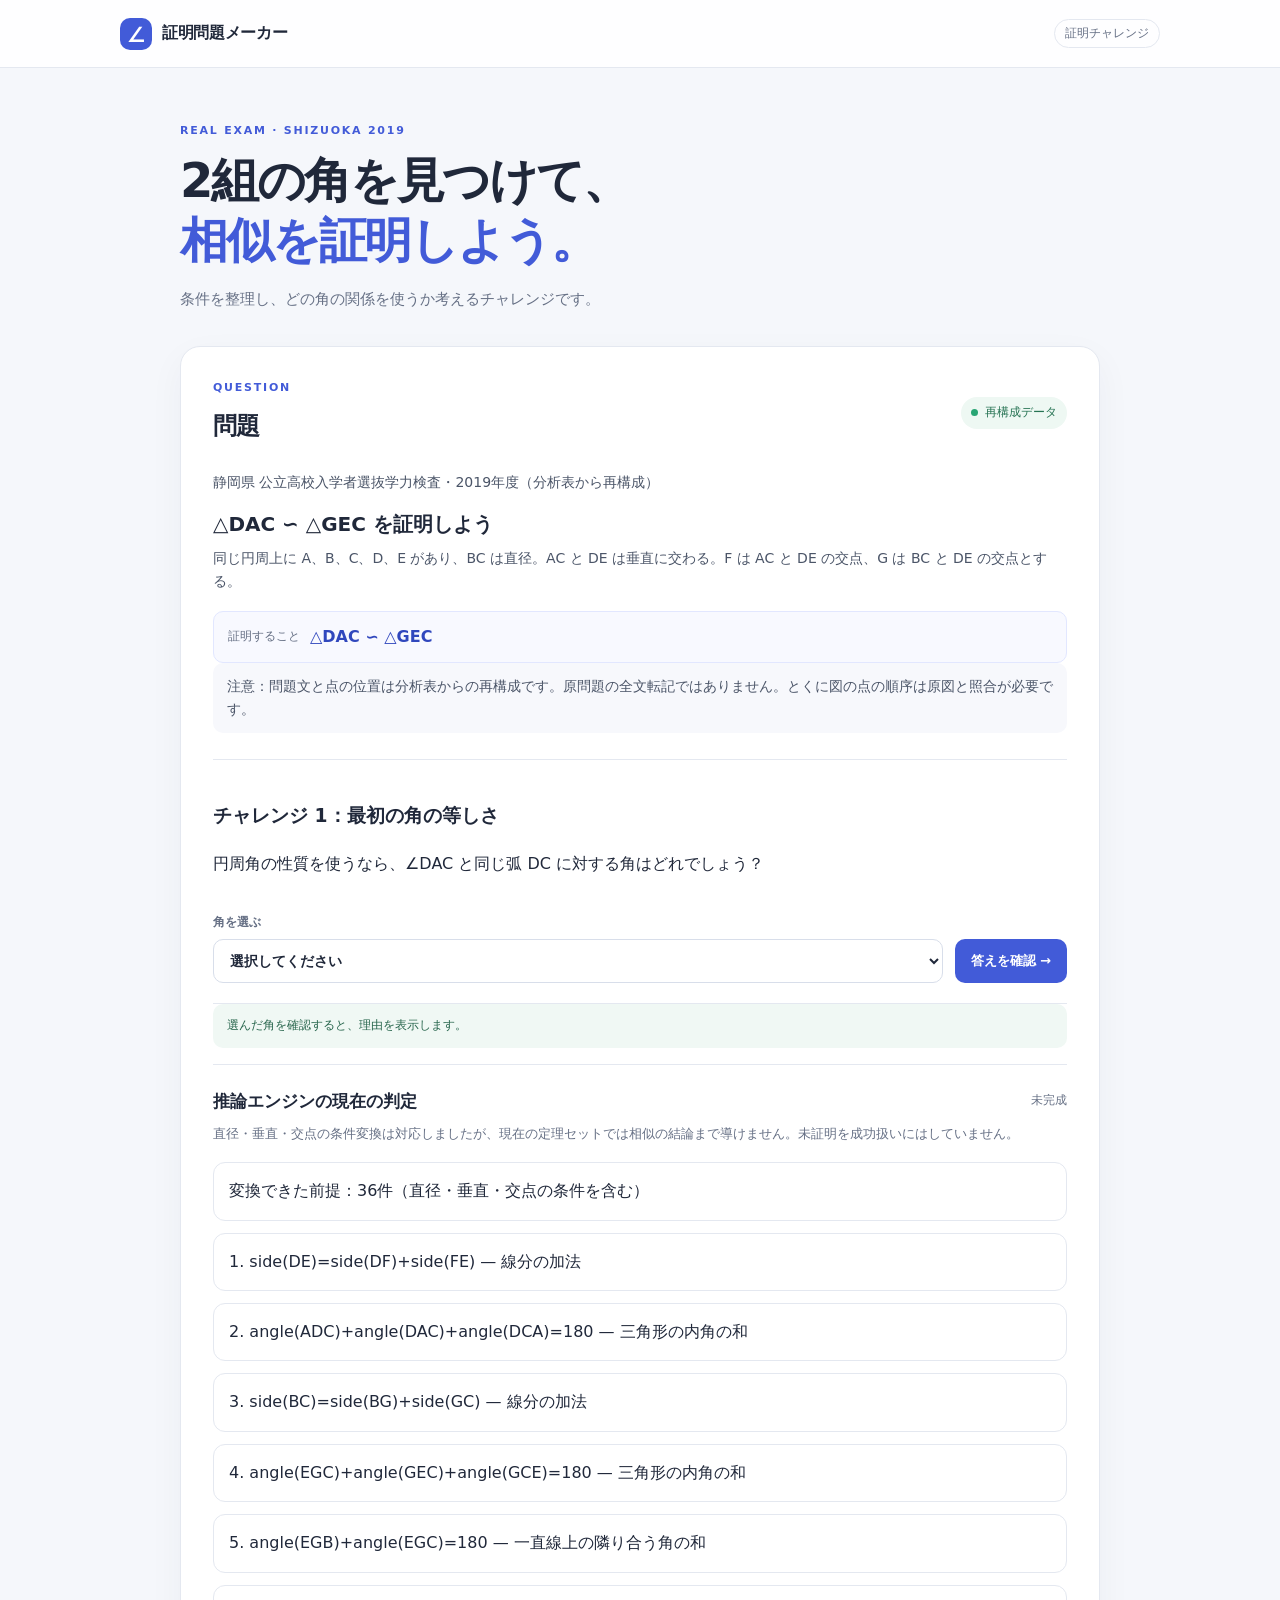
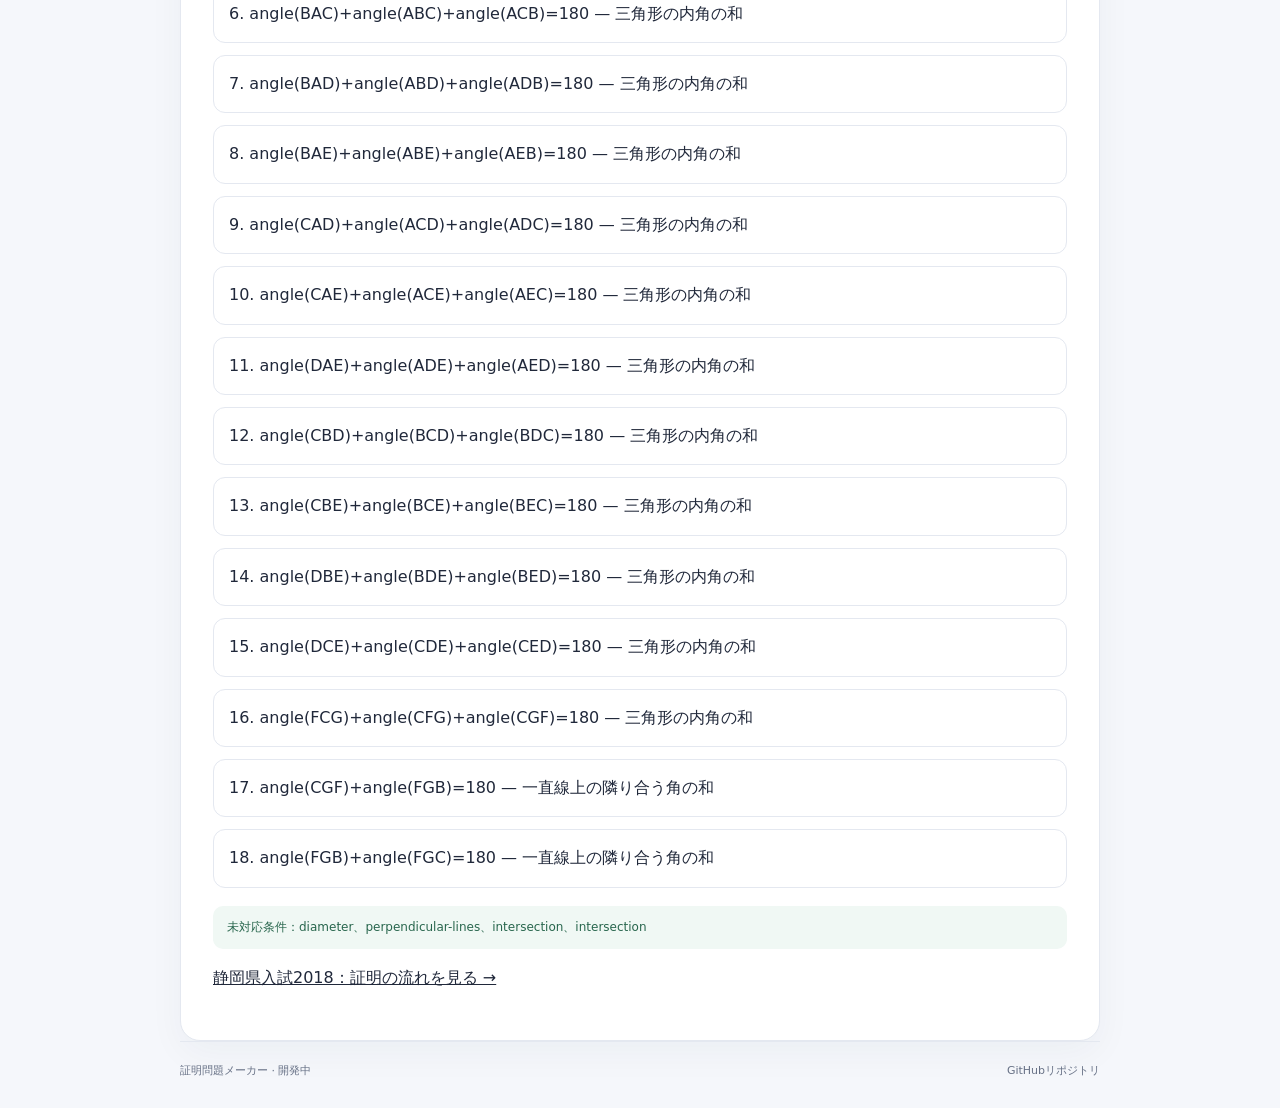
<file: shizuoka-2019-proof-challenge.html>
<!doctype html>
<html lang="ja">
<head>
  <meta charset="utf-8">
  <meta name="viewport" content="width=device-width, initial-scale=1">
  <meta name="description" content="静岡県入試2019年度の再構成問題を使った証明チャレンジ。">
  <title>静岡県入試2019｜証明チャレンジ</title>
  <link rel="stylesheet" href="./style.css">
  <script src="./js/theorem-catalog.js" defer></script>
  <script src="./js/proof-rules.js" defer></script>
  <script src="./js/geometry-relations.js" defer></script>
  <script src="./js/problem-data-engine.js" defer></script>
  <script src="./js/shizuoka-2019-proof-challenge.js" defer></script>
</head>
<body>
<header class="topbar"><a class="brand" href="./"><span class="brand-mark" aria-hidden="true">∠</span><span>証明問題メーカー</span></a><span class="prototype-label">証明チャレンジ</span></header>
<main class="page-shell">
  <section class="hero">
    <p class="eyebrow">REAL EXAM · SHIZUOKA 2019</p>
    <h1>2組の角を見つけて、<br><span>相似を証明しよう。</span></h1>
    <p class="hero-copy">条件を整理し、どの角の関係を使うか考えるチャレンジです。</p>
  </section>
  <section class="workspace">
    <div class="workspace-heading"><div><p class="section-kicker">QUESTION</p><h2>問題</h2></div><span class="status-pill"><span class="status-dot"></span>再構成データ</span></div>
    <div class="problem-panel">
      <p class="muted">静岡県 公立高校入学者選抜学力検査・2019年度（分析表から再構成）</p>
      <h3>△DAC ∽ △GEC を証明しよう</h3>
      <p>同じ円周上に A、B、C、D、E があり、BC は直径。AC と DE は垂直に交わる。F は AC と DE の交点、G は BC と DE の交点とする。</p>
      <div class="goal-box"><span class="goal-label">証明すること</span><strong>△DAC ∽ △GEC</strong></div>
      <p class="exam-note">注意：問題文と点の位置は分析表からの再構成です。原問題の全文転記ではありません。とくに図の点の順序は原図と照合が必要です。</p>
    </div>
    <section class="proof-section">
      <h3>チャレンジ 1：最初の角の等しさ</h3>
      <p>円周角の性質を使うなら、∠DAC と同じ弧 DC に対する角はどれでしょう？</p>
      <div class="controls">
        <label for="angle-choice">角を選ぶ
          <select id="angle-choice">
            <option value="">選択してください</option>
            <option value="DEC">∠DEC</option>
            <option value="DBC">∠DBC</option>
            <option value="ABC">∠ABC</option>
          </select>
        </label>
        <button id="check-answer" class="primary-button" type="button">答えを確認 →</button>
      </div>
      <p id="answer-feedback" class="validation-note" aria-live="polite">選んだ角を確認すると、理由を表示します。</p>
    </section>
    <section class="proof-section">
      <div class="proof-heading"><h3>推論エンジンの現在の判定</h3><span id="engine-status" class="step-count">実行中…</span></div>
      <p id="engine-summary" class="section-intro">問題条件を推論エンジンに渡しています。</p>
      <ol id="proof-steps" class="proof-steps"><li>条件を変換しています…</li></ol>
      <p id="validation-note" class="validation-note">証明が未完成でも、命題が偽という意味ではありません。未対応の定理や図の位置関係の確認が必要な場合があります。</p>
    </section>
    <p><a href="./shizuoka-2018-proof.html">静岡県入試2018：証明の流れを見る →</a></p>
  </section>
  <footer><span>証明問題メーカー · 開発中</span><a href="https://github.com/syari3/proof">GitHubリポジトリ</a></footer>
</main>
</body>
</html>
</file>
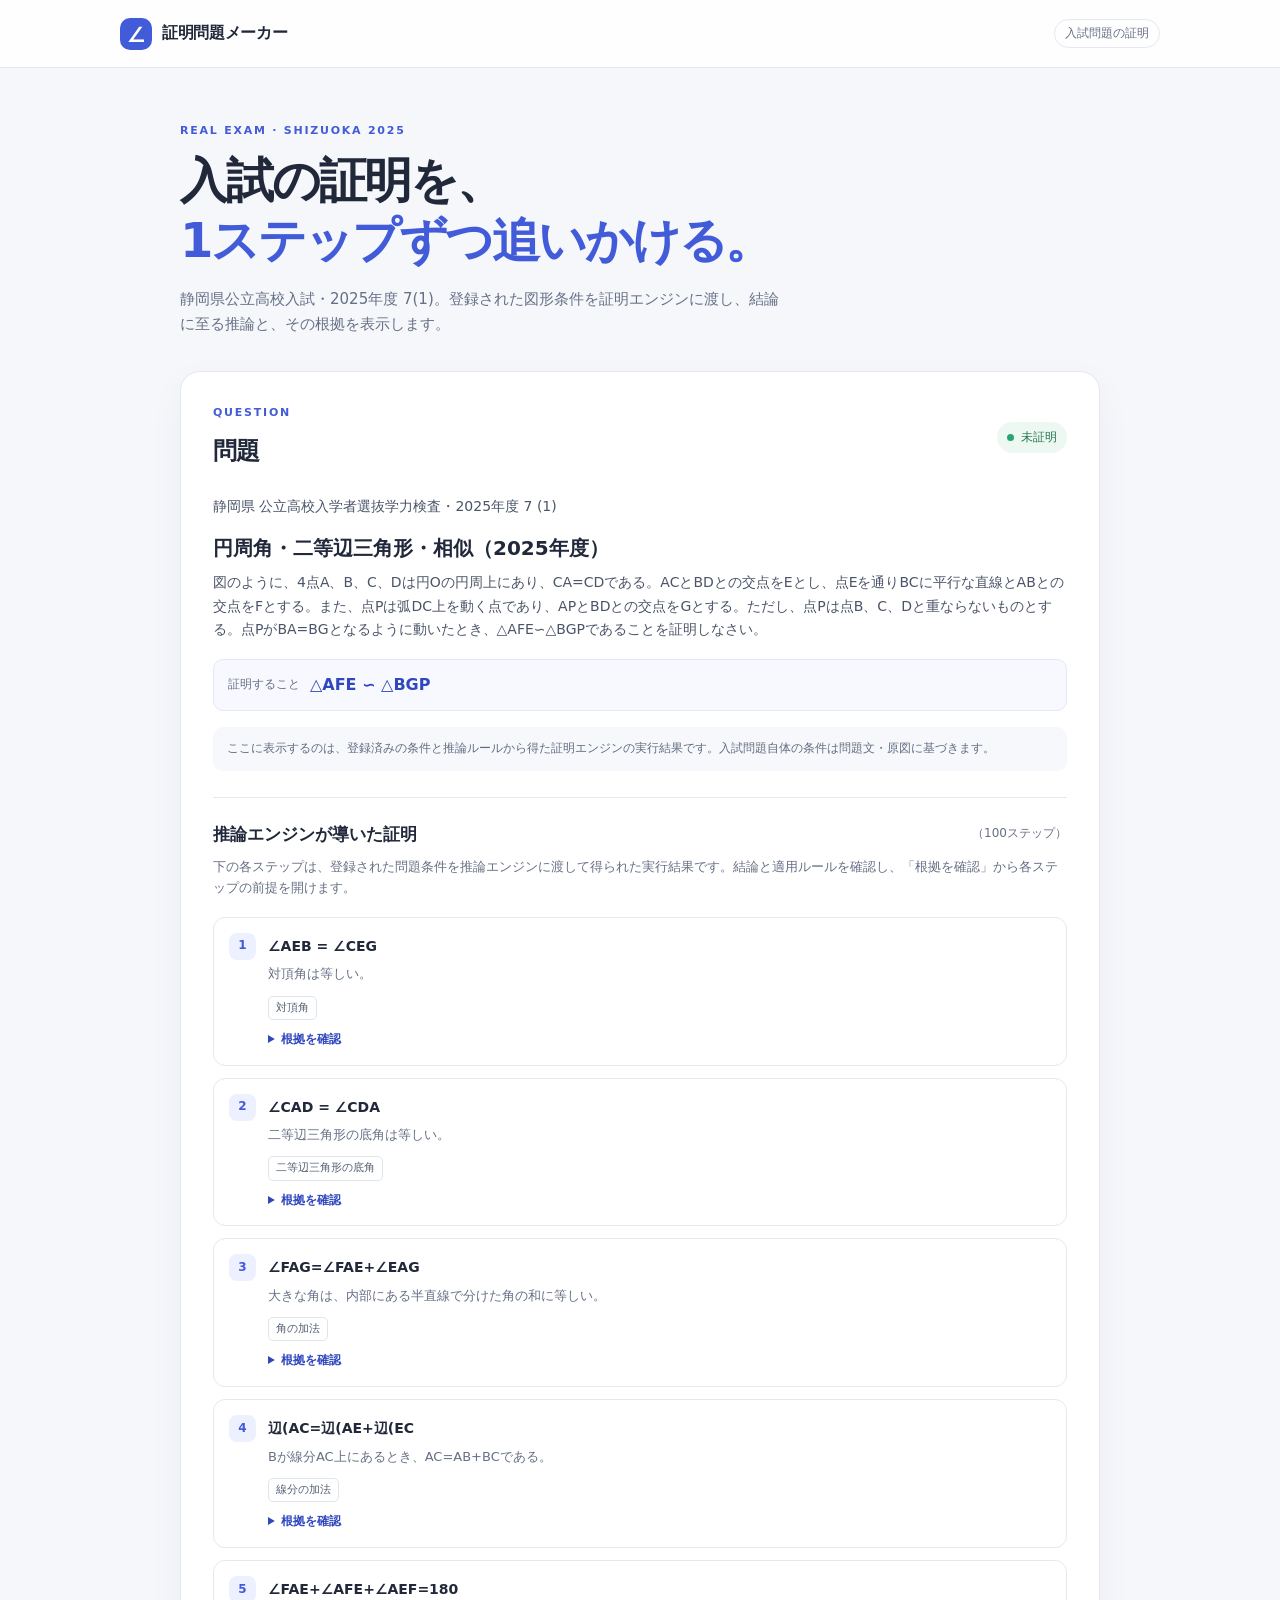
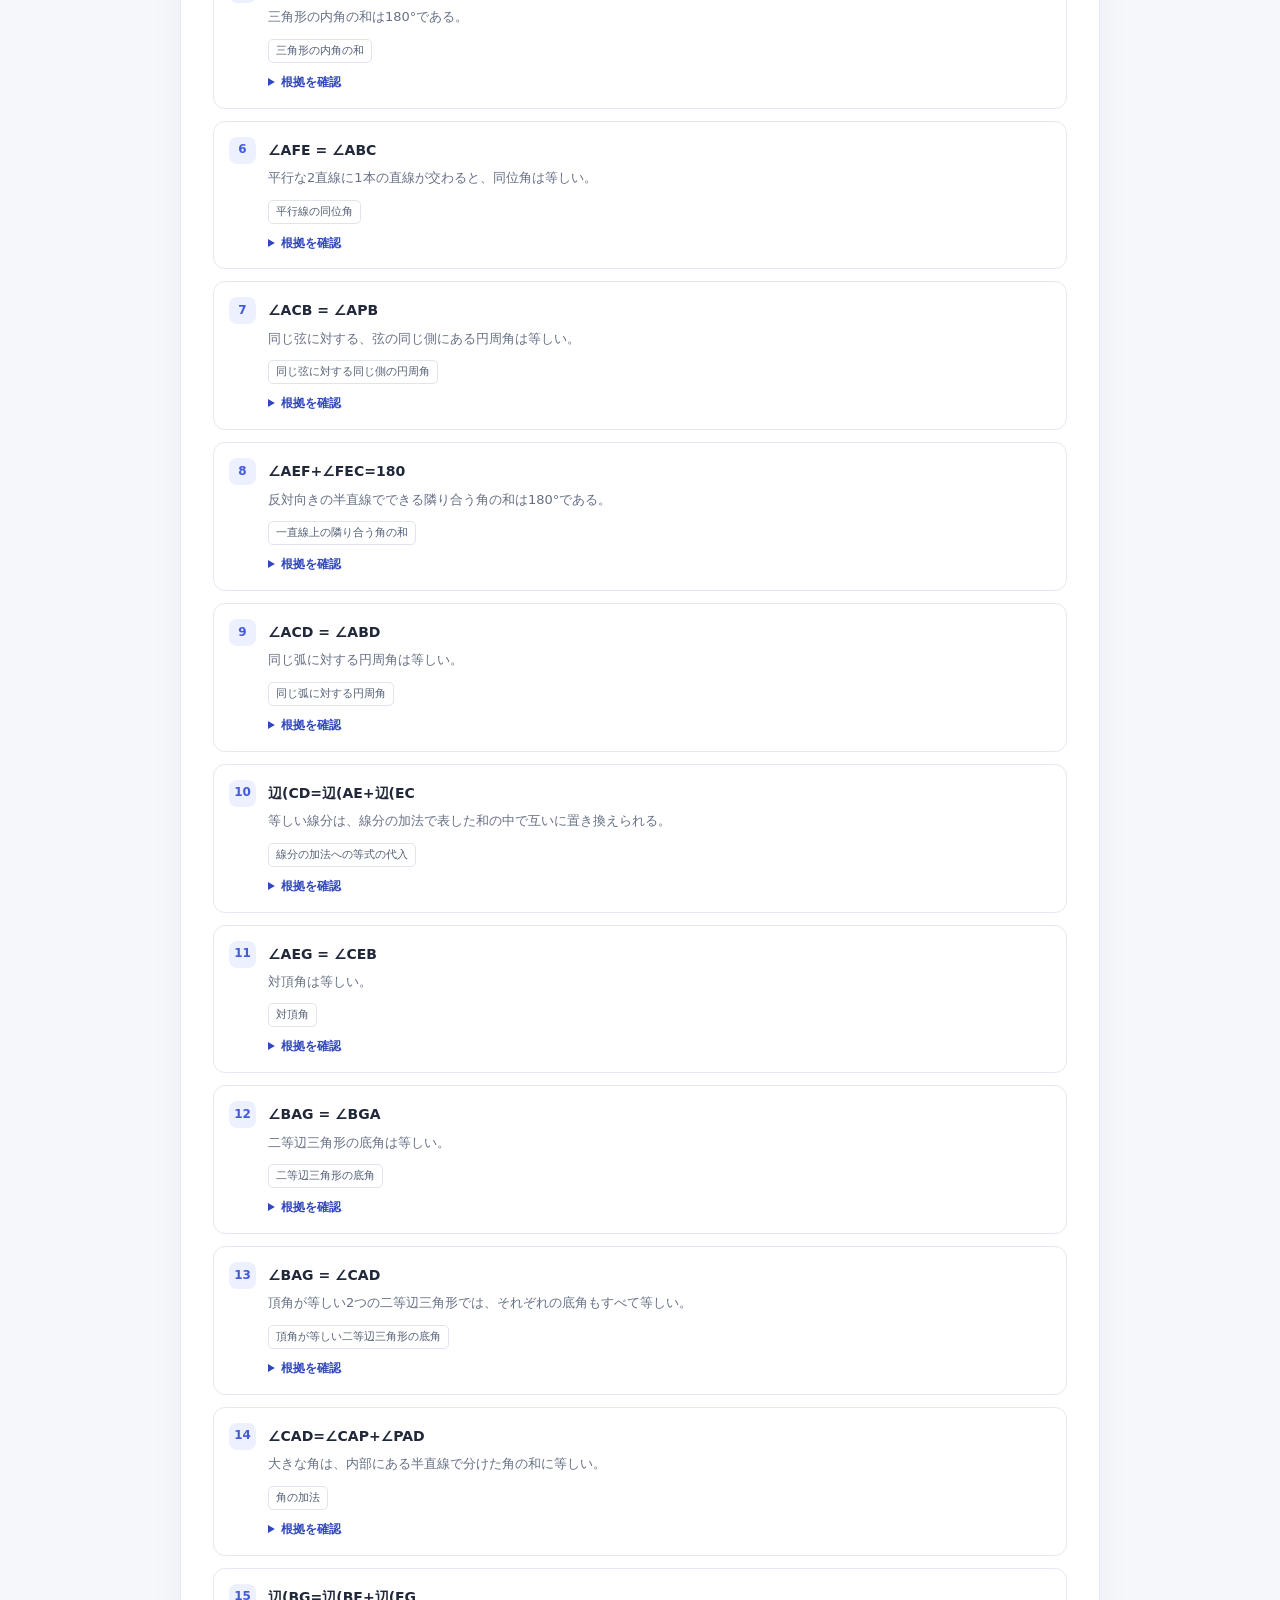
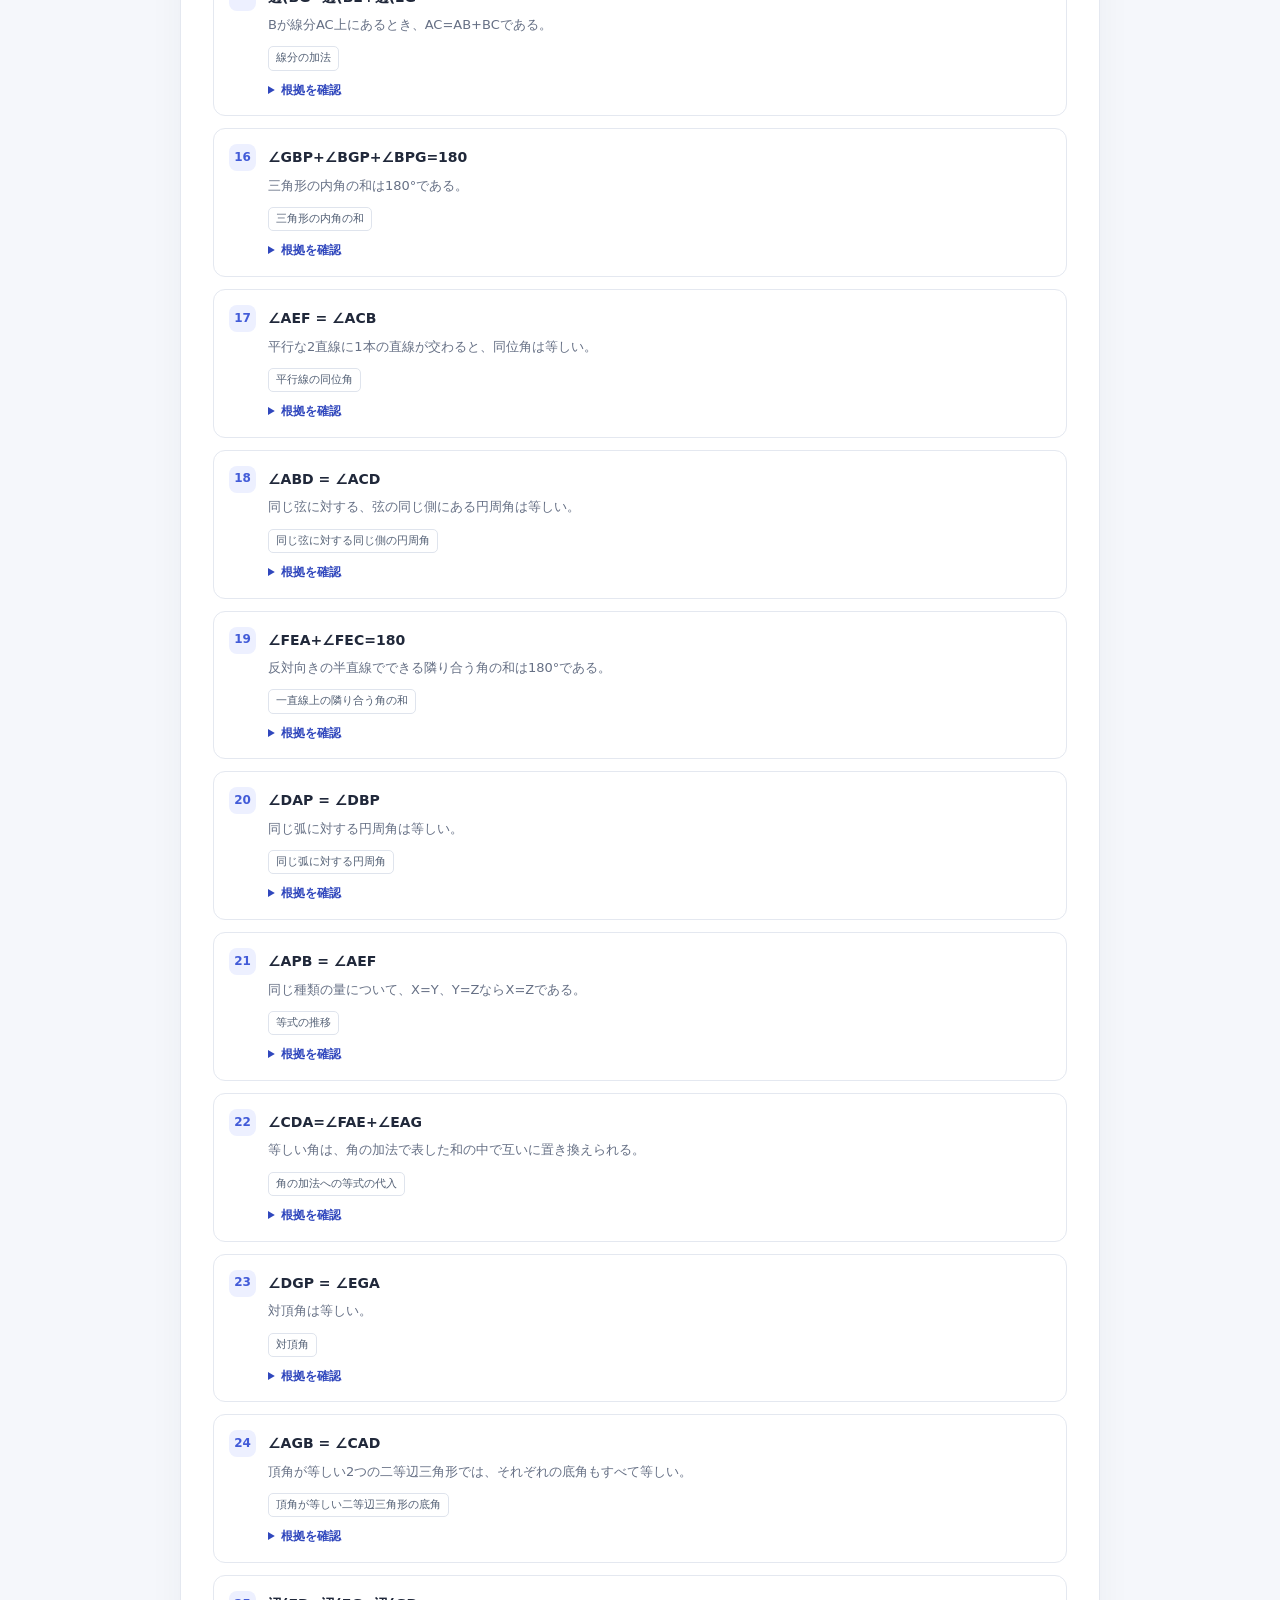
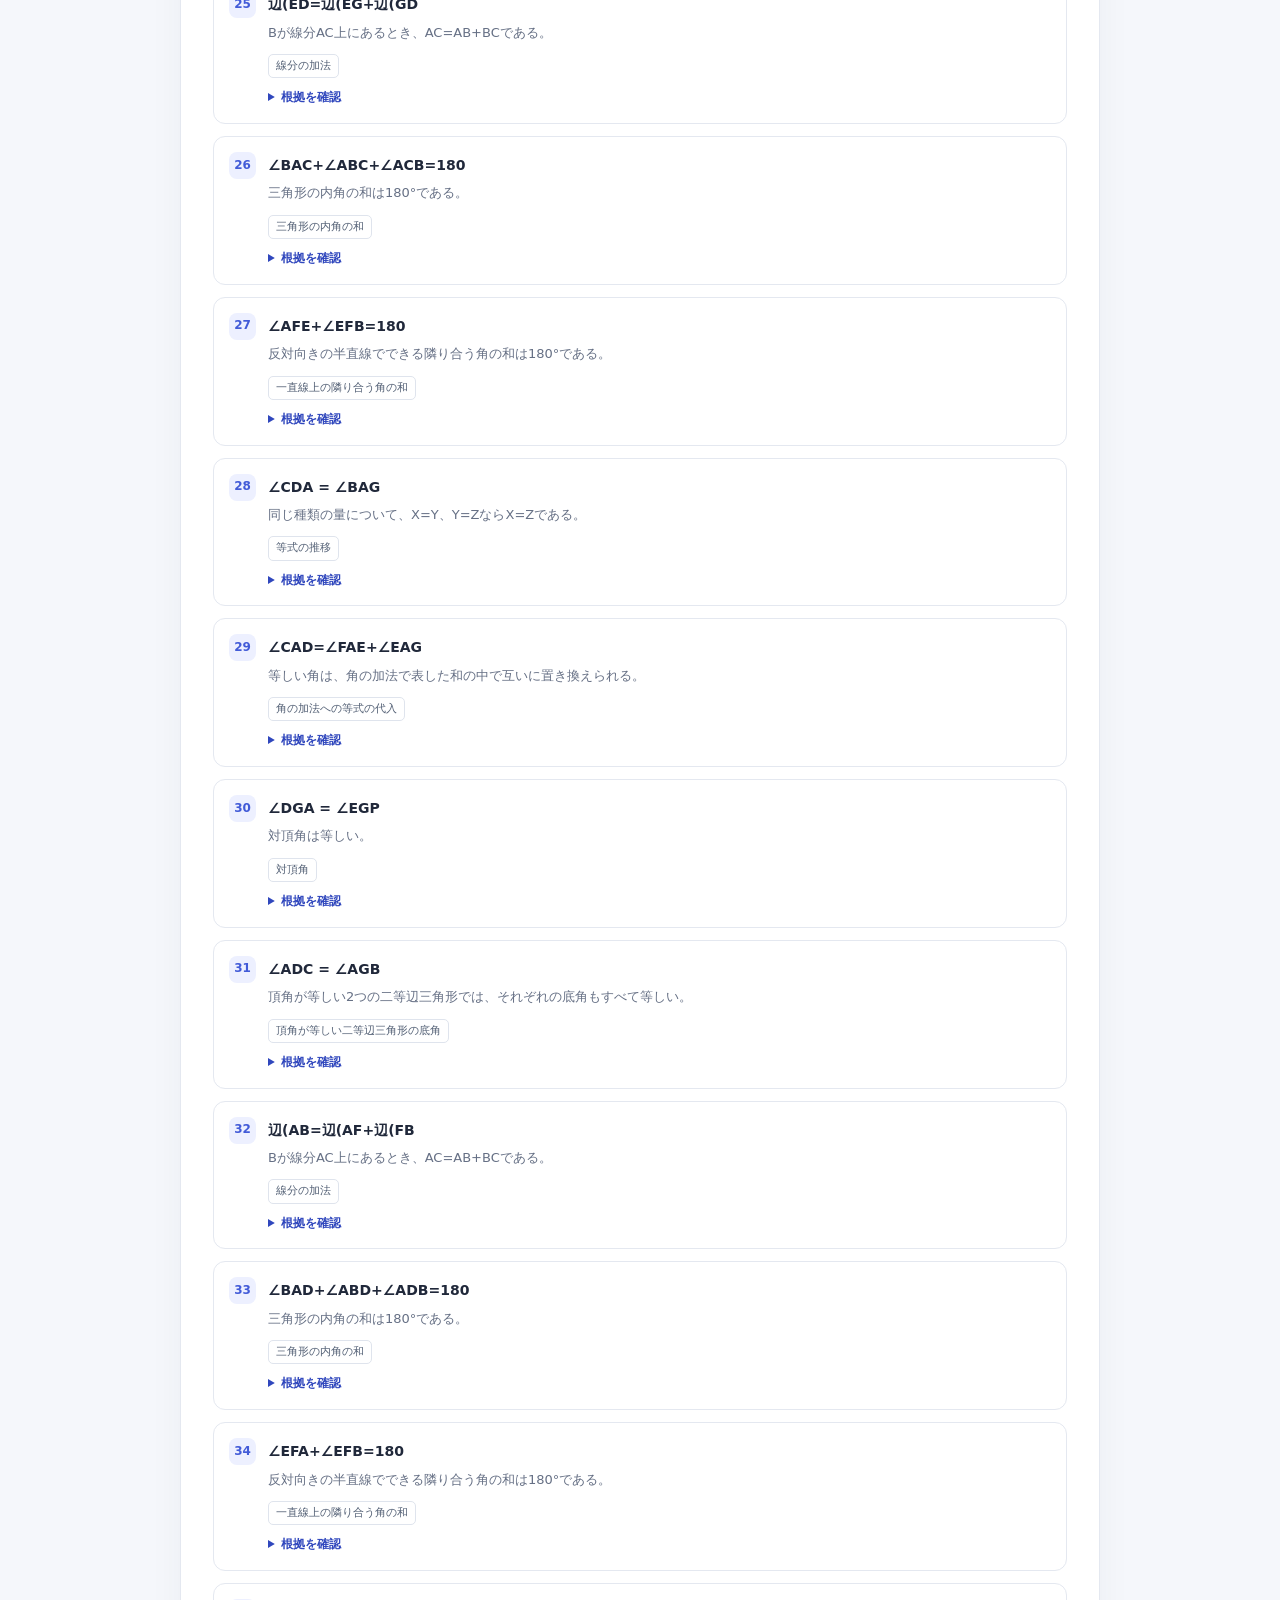
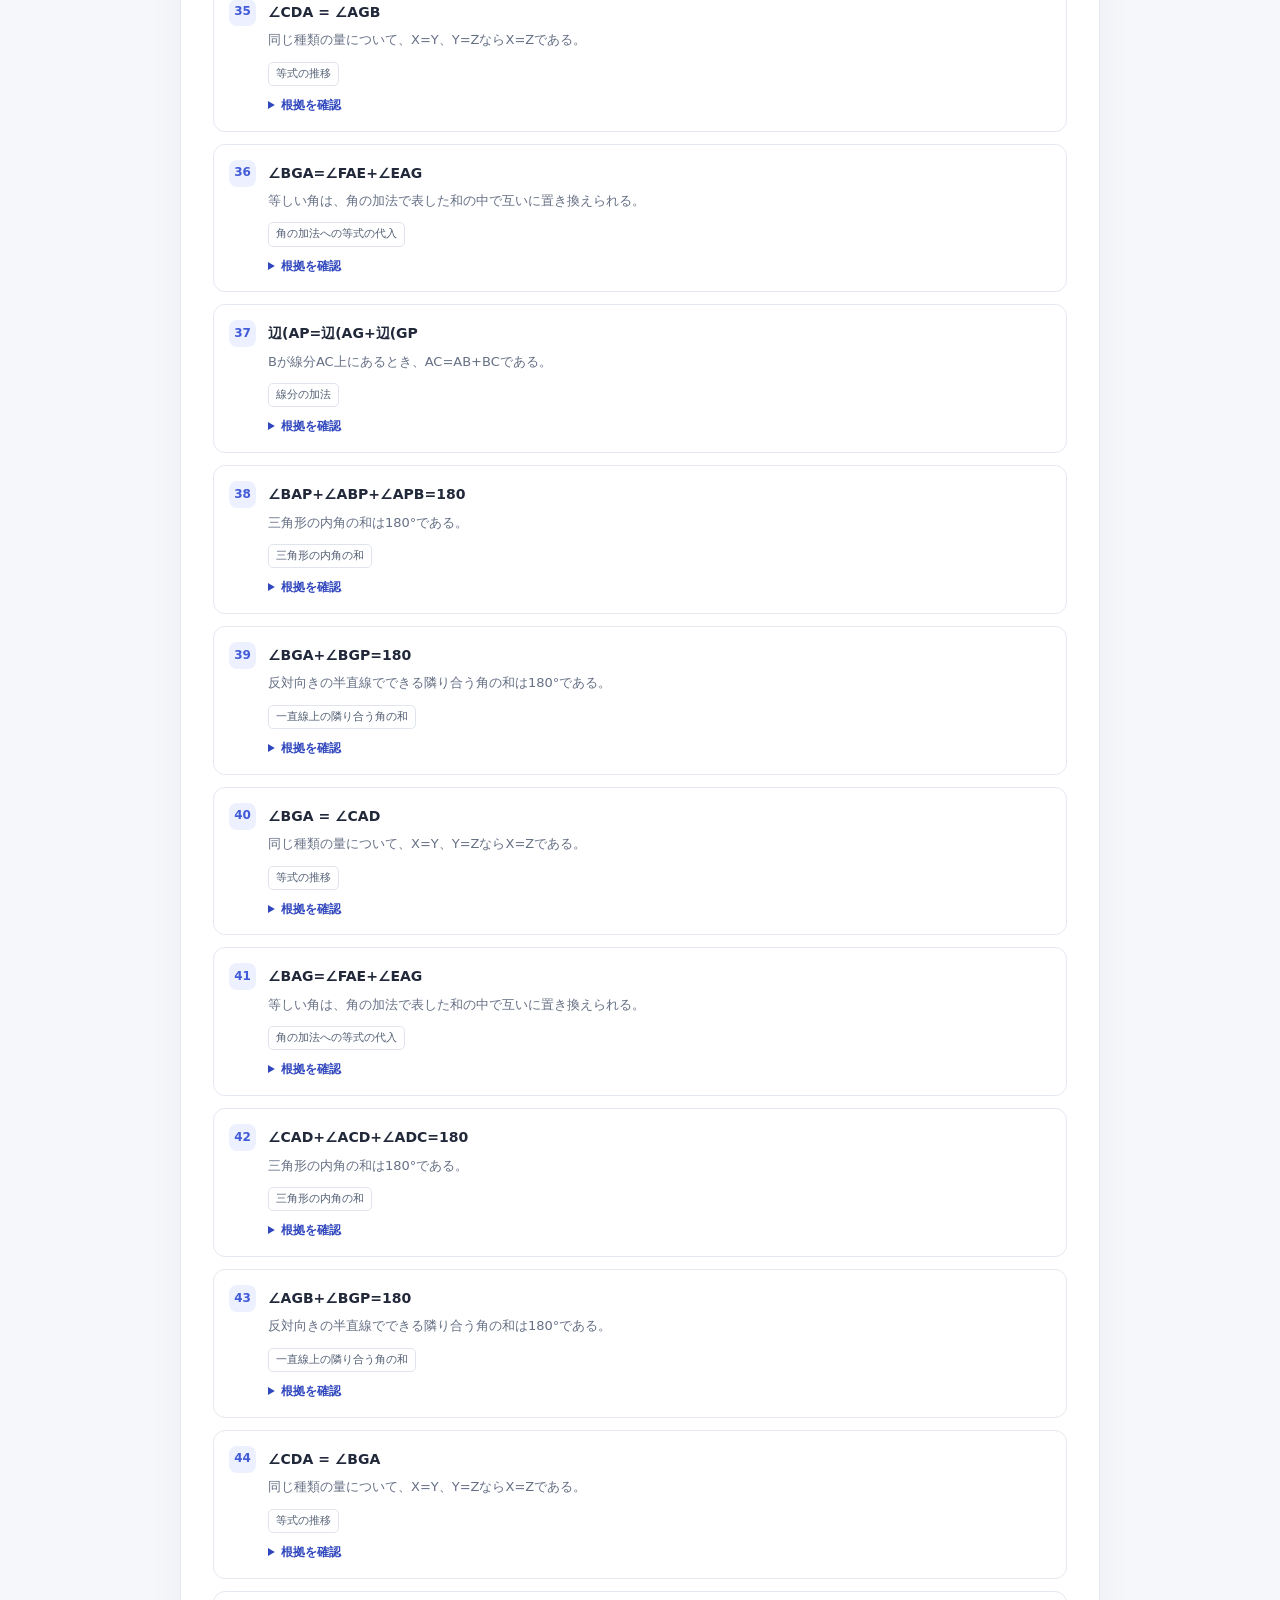
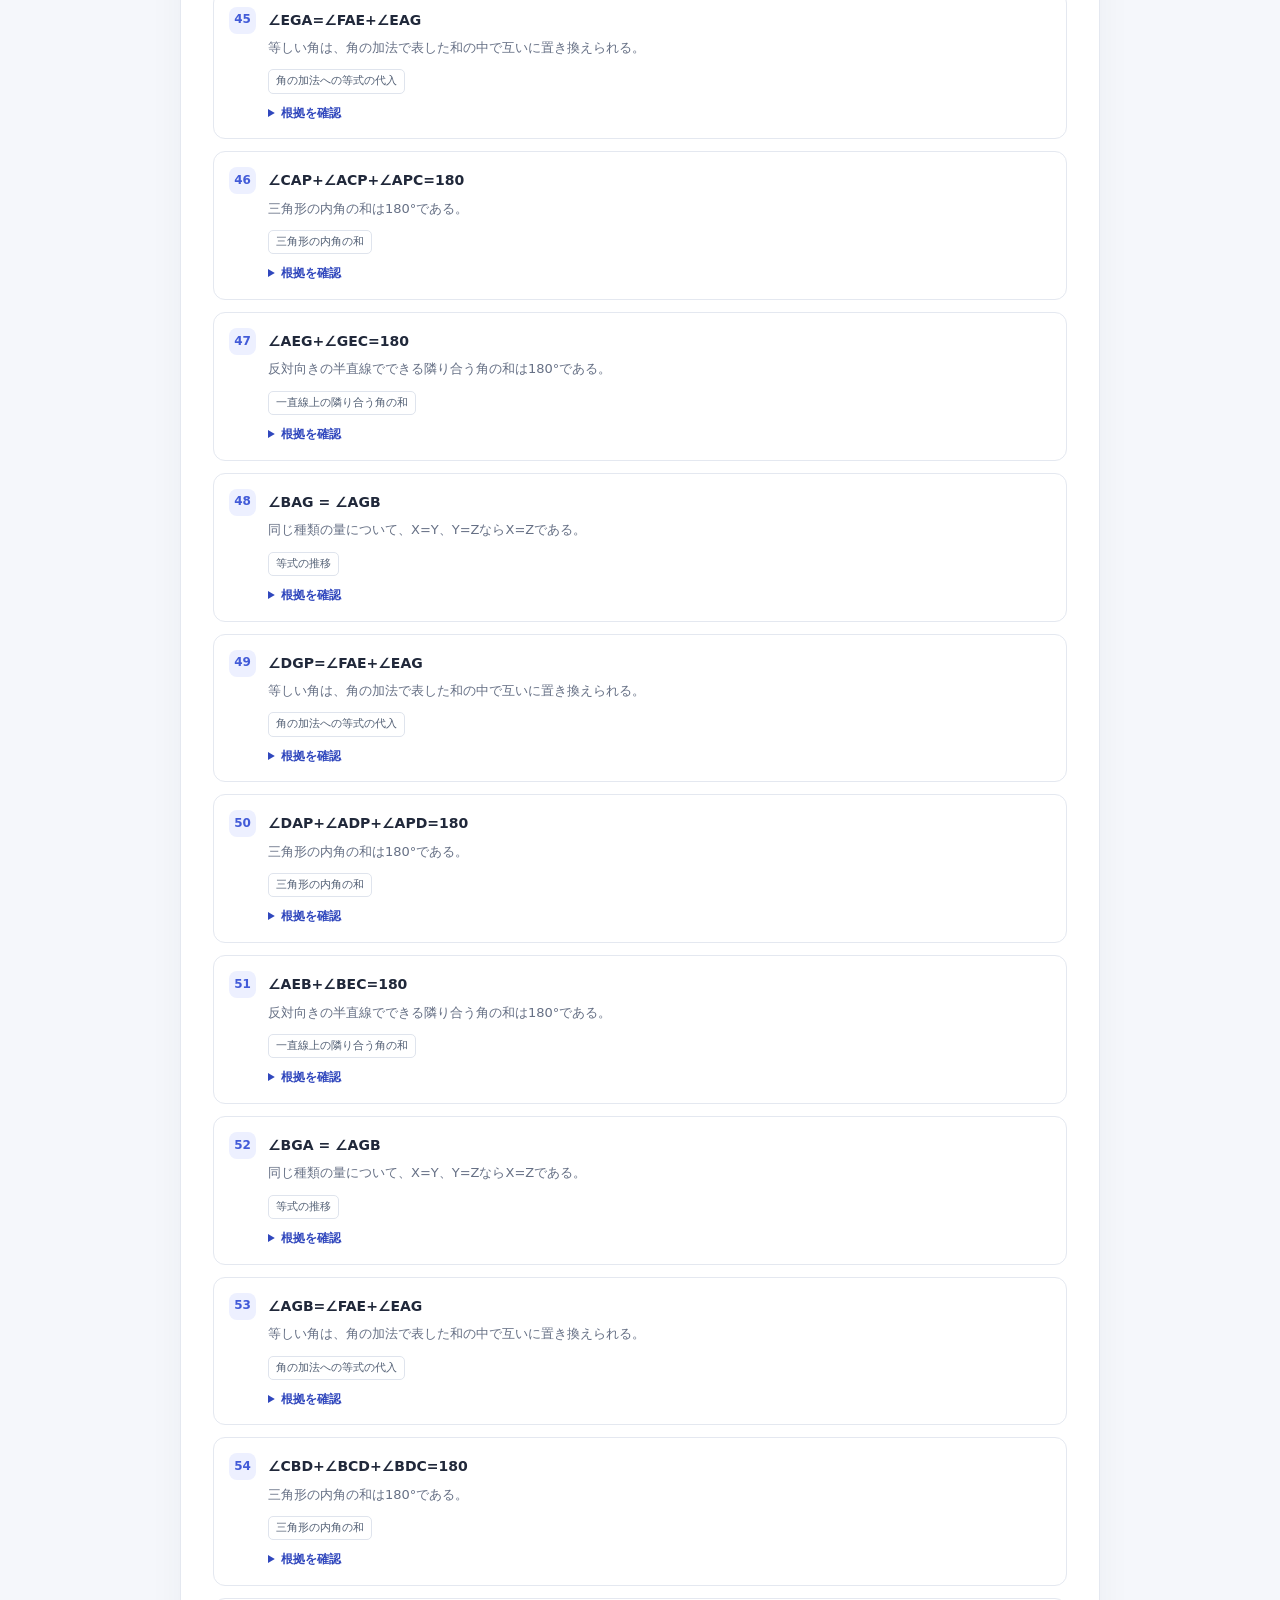
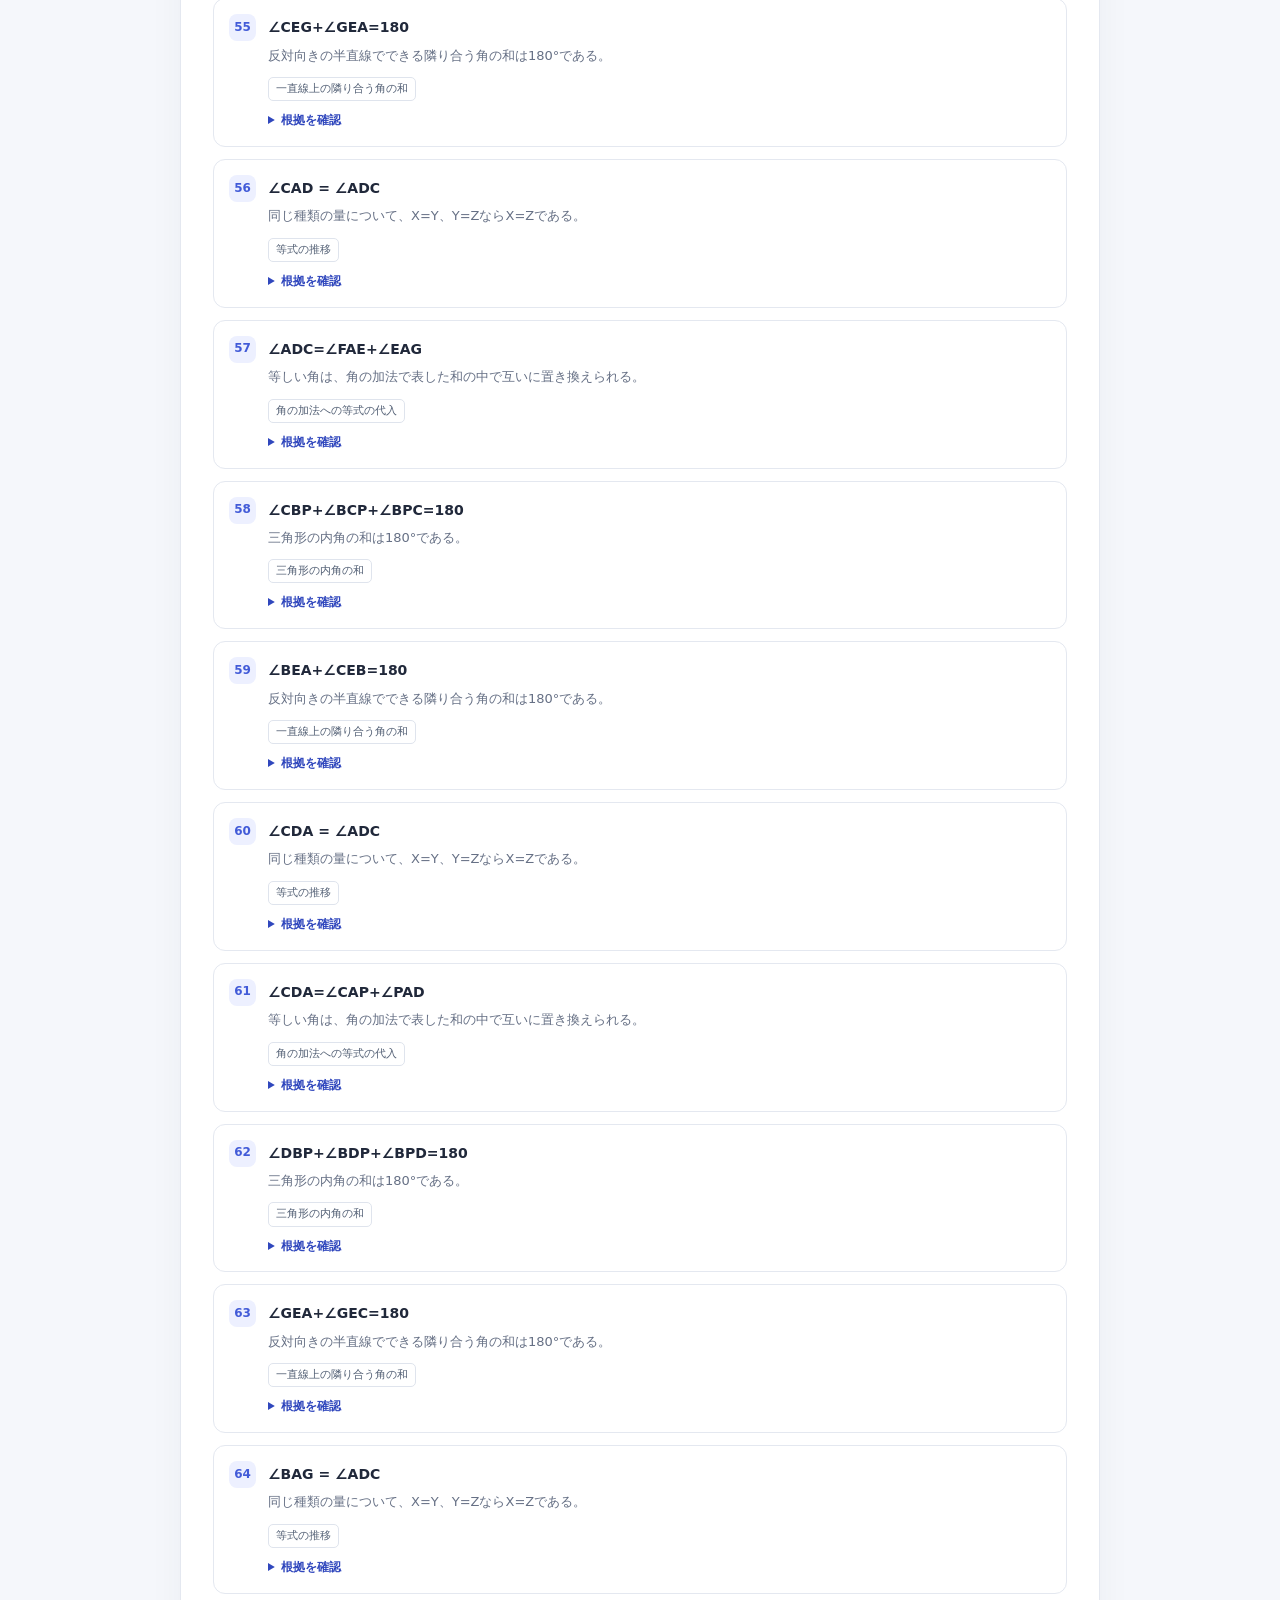
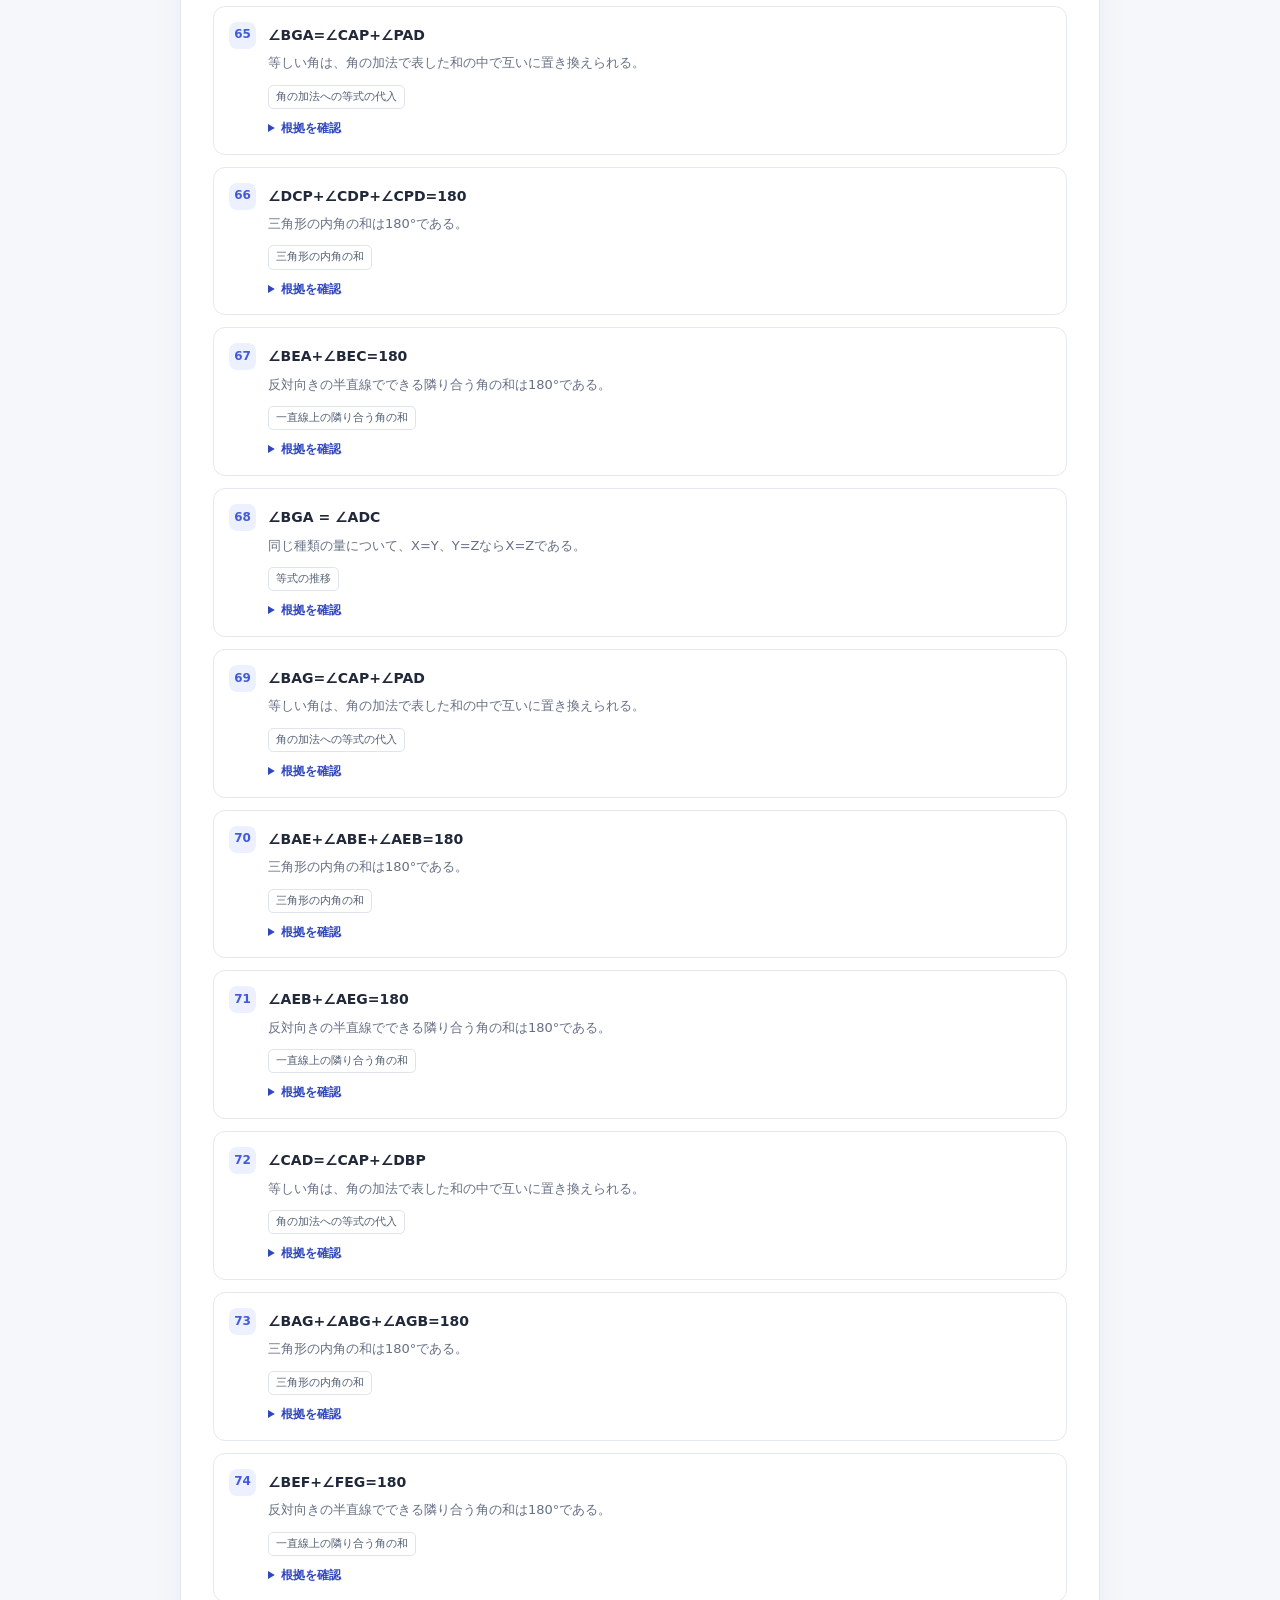
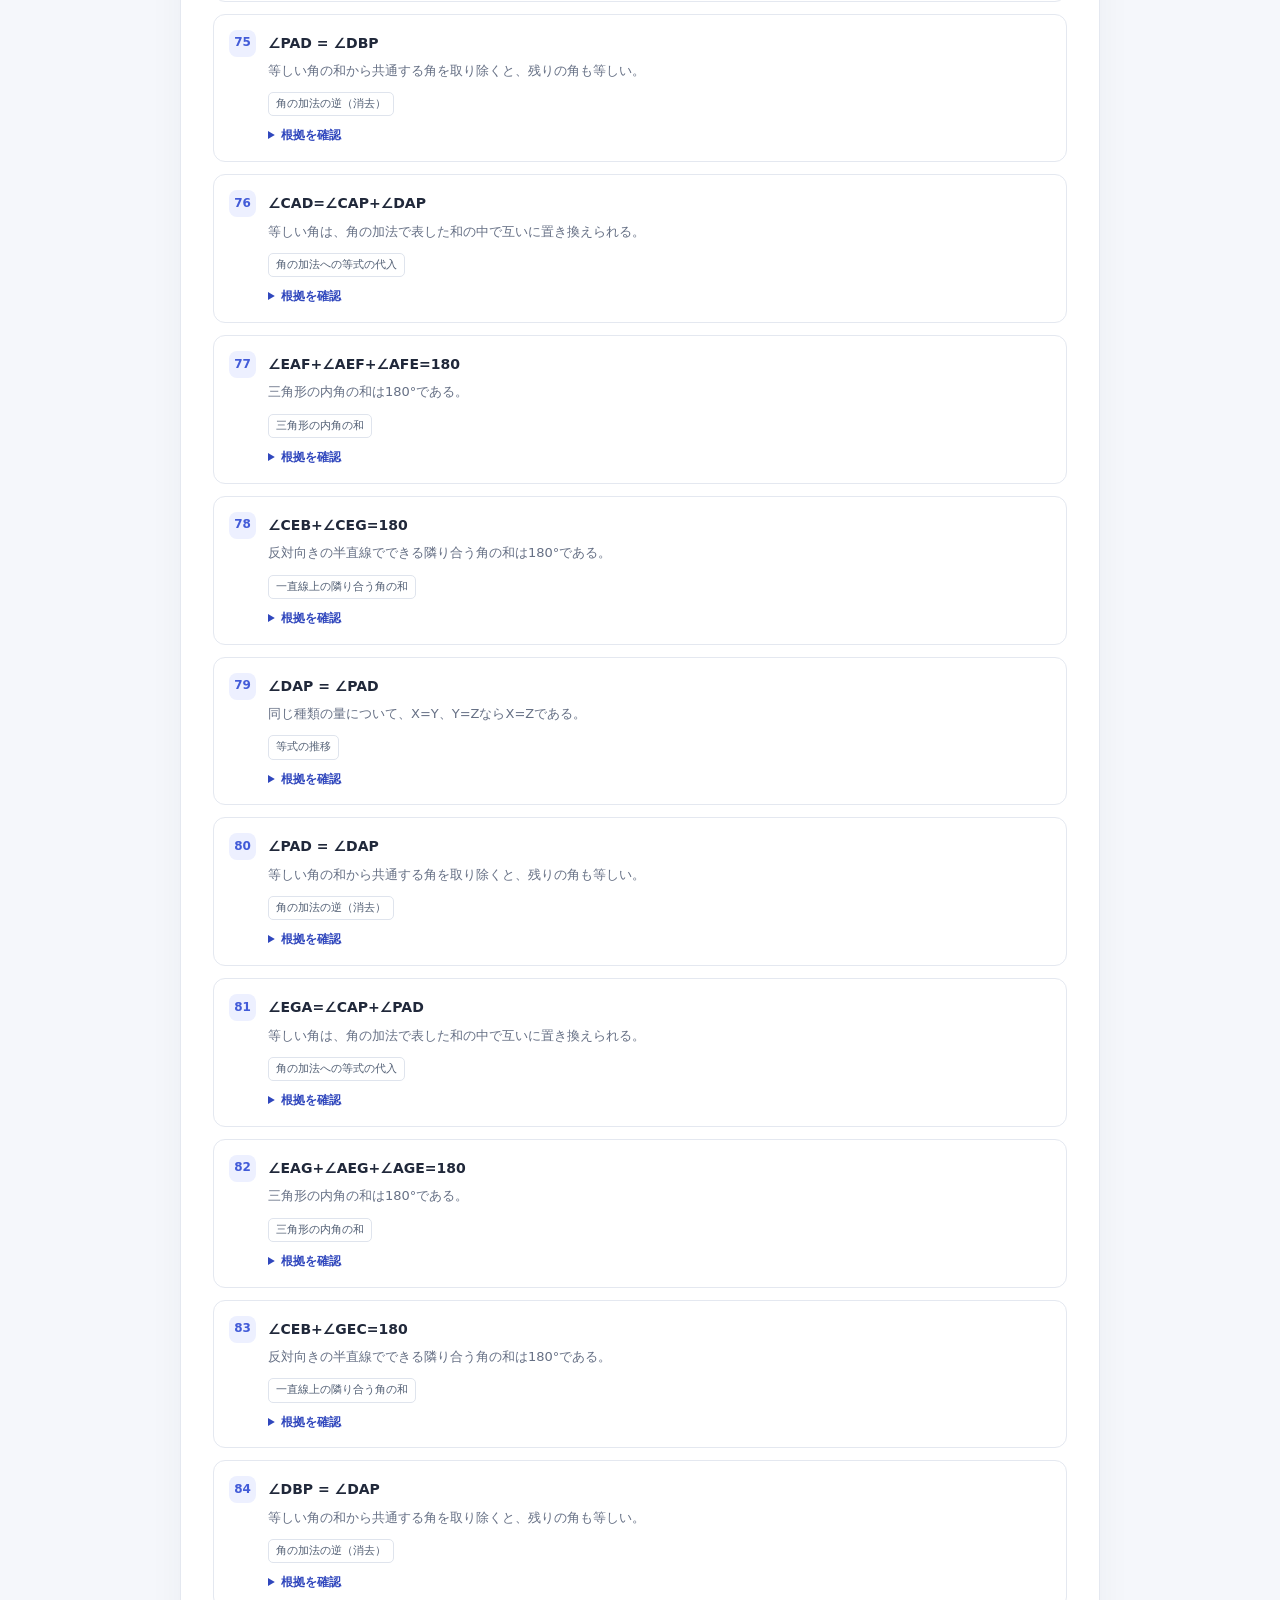
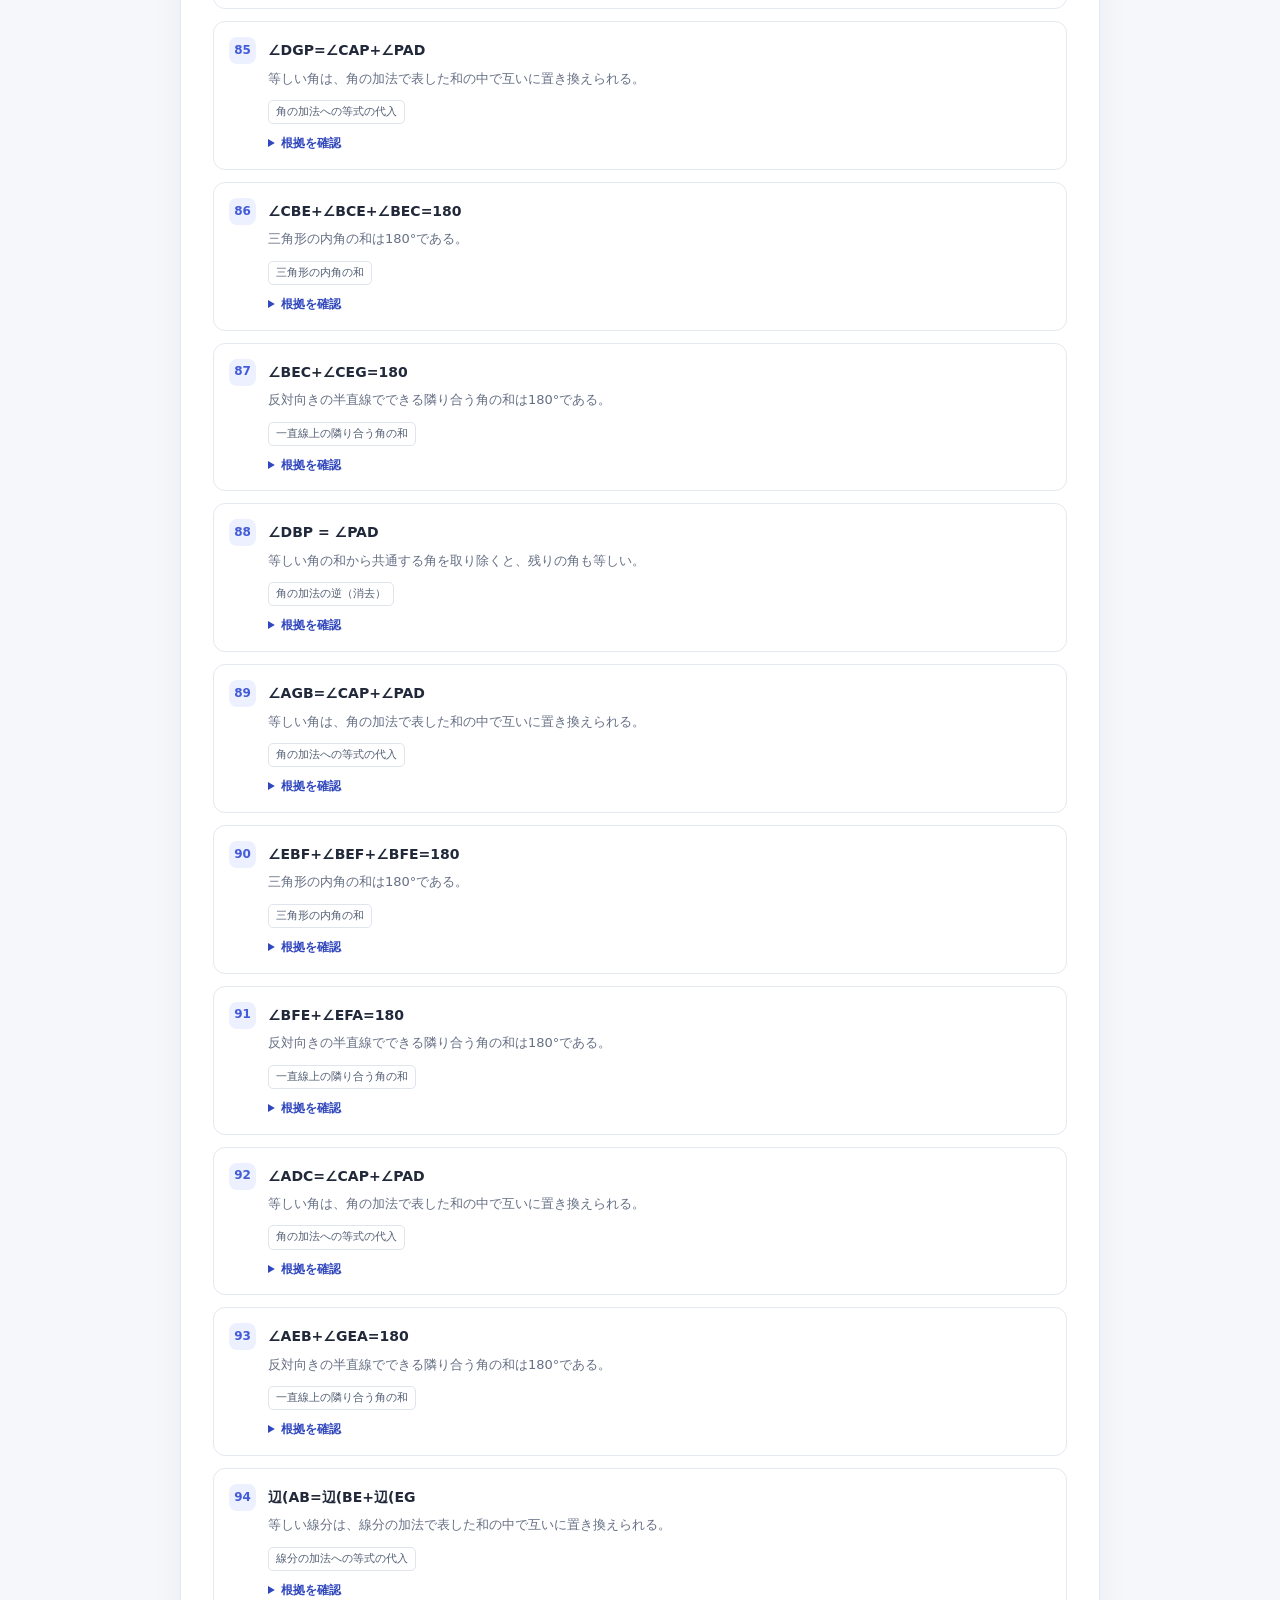
<file: shizuoka-2025-proof.html>
<!doctype html>
<html lang="ja">
<head>
  <meta charset="utf-8">
  <meta name="viewport" content="width=device-width, initial-scale=1">
  <meta name="theme-color" content="#f5f7fb">
  <meta name="description" content="静岡県公立高校入試2025年度の図形問題を、証明エンジンの推論過程と根拠つきで確認します。">
  <title>静岡県入試2025｜証明の流れ | 証明問題メーカー</title>
  <link rel="stylesheet" href="./style.css">
  <script src="./js/theorem-catalog.js" defer></script>
  <script src="./js/proof-rules.js" defer></script>
  <script src="./js/geometry-relations.js" defer></script>
  <script src="./js/problem-data-engine.js" defer></script>
  <script src="./js/shizuoka-proof.js" defer></script>
</head>
<body>
<header class="topbar"><a class="brand" href="./"><span class="brand-mark" aria-hidden="true">∠</span><span>証明問題メーカー</span></a><span class="prototype-label">入試問題の証明</span></header>
<main class="page-shell">
  <section class="hero">
    <p class="eyebrow">REAL EXAM · SHIZUOKA 2025</p>
    <h1>入試の証明を、<br><span>1ステップずつ追いかける。</span></h1>
    <p class="hero-copy">静岡県公立高校入試・2025年度 7(1)。登録された図形条件を証明エンジンに渡し、結論に至る推論と、その根拠を表示します。</p>
  </section>
  <section class="workspace">
    <div class="workspace-heading"><div><p class="section-kicker">QUESTION</p><h2>問題</h2></div><span id="proof-status" class="status-pill"><span class="status-dot"></span>証明を計算中</span></div>
    <div class="problem-panel">
      <p id="problem-source" class="muted">静岡県 公立高校入学者選抜学力検査・2025年度 7(1)</p>
      <h3 id="problem-title">円周角・二等辺三角形・相似</h3>
      <p id="problem-prompt">問題文を読み込んでいます…</p>
      <div class="goal-box"><span class="goal-label">証明すること</span><strong id="proof-goal">問題データを読み込んでいます…</strong></div>
      <div class="exam-note">ここに表示するのは、登録済みの条件と推論ルールから得た証明エンジンの実行結果です。入試問題自体の条件は問題文・原図に基づきます。</div>
    </div>
    <section class="proof-section">
      <div class="proof-heading"><h3>推論エンジンが導いた証明</h3><span id="step-count" class="step-count">計算中…</span></div>
      <p class="section-intro">下の各ステップは、登録された問題条件を推論エンジンに渡して得られた実行結果です。結論と適用ルールを確認し、「根拠を確認」から各ステップの前提を開けます。</p>
      <ol id="proof-steps" class="proof-steps"><li>証明エンジンを実行しています…</li></ol>
      <p id="validation-note" class="validation-note" aria-live="polite">推論結果を確認しています。</p>
    </section>
</file>
<file: style.css>
:root {
  color-scheme: light;
  --ink: #20283a;
  --muted: #667085;
  --line: #e4e8f0;
  --paper: #ffffff;
  --canvas: #f5f7fb;
  --blue: #425bd8;
  --blue-dark: #3047bd;
  --soft-blue: #edf0ff;
  --green: #16805d;
  font-family: Inter, ui-sans-serif, system-ui, -apple-system, BlinkMacSystemFont, "Segoe UI", "Noto Sans JP", sans-serif;
}
* { box-sizing: border-box; }
body { margin: 0; background: var(--canvas); color: var(--ink); line-height: 1.65; }
a { color: inherit; }
.topbar { height: 68px; display: flex; align-items: center; justify-content: space-between; padding: 0 max(22px, calc((100% - 1040px) / 2)); background: rgba(255,255,255,.9); border-bottom: 1px solid var(--line); }
.brand { display: inline-flex; align-items: center; gap: 10px; text-decoration: none; font-weight: 760; letter-spacing: -.02em; }
.brand-mark { display: grid; place-items: center; width: 32px; height: 32px; border-radius: 10px; background: var(--blue); color: white; font-size: 21px; }
.prototype-label { border: 1px solid var(--line); color: var(--muted); border-radius: 99px; padding: 4px 10px; font-size: 12px; }
.page-shell { width: min(100% - 36px, 920px); margin: 0 auto; }
.hero { padding: 54px 0 34px; }
.eyebrow, .section-kicker { margin: 0 0 10px; color: var(--blue); font-size: 11px; font-weight: 800; letter-spacing: .16em; }
h1 { margin: 0; font-size: clamp(32px, 5vw, 48px); line-height: 1.25; letter-spacing: -.045em; }
h1 span { color: var(--blue); }
.hero-copy { max-width: 610px; margin: 17px 0 0; color: var(--muted); font-size: 15px; }
.workspace { background: var(--paper); border: 1px solid var(--line); border-radius: 20px; box-shadow: 0 12px 36px rgba(30, 42, 75, .045); padding: clamp(18px, 4vw, 32px); }
.workspace-heading, .proof-heading, .problem-topline { display: flex; justify-content: space-between; align-items: center; gap: 14px; }
.workspace-heading h2, .roadmap h2 { margin: 0; font-size: 24px; letter-spacing: -.03em; }
.status-pill { display: inline-flex; align-items: center; gap: 7px; padding: 6px 10px; border-radius: 99px; background: #eef8f3; color: #267353; font-size: 12px; white-space: nowrap; }
.status-dot { width: 7px; height: 7px; border-radius: 50%; background: #28a574; }
.controls { display: flex; align-items: end; gap: 12px; padding: 20px 0; border-bottom: 1px solid var(--line); }
.controls label { display: grid; gap: 6px; flex: 1; color: var(--muted); font-size: 12px; font-weight: 650; }
select { width: 100%; min-height: 44px; border: 1px solid #d8deea; border-radius: 10px; padding: 0 12px; background: white; color: var(--ink); font: inherit; font-size: 14px; }
button { font: inherit; cursor: pointer; }
.primary-button { min-height: 44px; border: 0; border-radius: 10px; padding: 0 16px; background: var(--blue); color: white; font-size: 13px; font-weight: 750; white-space: nowrap; transition: background .15s, transform .15s; }
.primary-button:hover { background: var(--blue-dark); }
.primary-button:active { transform: translateY(1px); }
.primary-button:focus-visible, select:focus-visible, a:focus-visible { outline: 3px solid #aab5ff; outline-offset: 3px; }
.problem-panel { padding: 24px 0 10px; }
.problem-tag { border-radius: 6px; background: var(--soft-blue); color: var(--blue); padding: 3px 8px; font-size: 11px; font-weight: 750; }
.muted { color: var(--muted); font-size: 12px; }
.problem-panel h3 { margin: 14px 0 6px; font-size: 20px; }
.problem-panel > p { margin: 0; color: #4b5568; font-size: 14px; }
.goal-box { display: flex; flex-wrap: wrap; align-items: center; gap: 10px; margin-top: 18px; padding: 12px 14px; border: 1px solid #e2e7ff; border-radius: 10px; background: #f8f9ff; }
.goal-label { color: var(--muted); font-size: 12px; }
.goal-box strong { color: var(--blue-dark); font-size: 16px; }
.diagram-wrap { margin: 18px auto 0; max-width: 420px; text-align: center; }
.diagram-wrap svg { display: block; width: 100%; max-height: 190px; overflow: visible; }
.triangle-line { fill: #f6f7ff; stroke: #465bd1; stroke-width: 2.5; stroke-linejoin: round; }
.equal-side { fill: none; stroke: #465bd1; stroke-width: 2.5; }
.circle-line { fill: #f8f9ff; stroke: #465bd1; stroke-width: 2.5; }
.center-dot { fill: #465bd1; stroke: none; }
.diagram-wrap text { fill: var(--ink); font-size: 12px; font-weight: 700; }
.diagram-wrap .side-mark { fill: #465bd1; font-size: 17px; }
.diagram-caption { margin: 2px 0 0; color: #8790a2; font-size: 11px; }
.proof-section { margin-top: 16px; padding-top: 22px; border-top: 1px solid var(--line); }
.proof-heading h3 { margin: 0; font-size: 17px; }
.step-count { color: var(--muted); font-size: 12px; }
.proof-steps { list-style: none; padding: 0; margin: 18px 0; display: grid; gap: 12px; }
.proof-steps li { display: flex; align-items: flex-start; gap: 12px; padding: 15px; border: 1px solid var(--line); border-radius: 12px; }
.step-number { display: grid; place-items: center; flex: 0 0 27px; height: 27px; border-radius: 8px; background: var(--soft-blue); color: var(--blue); font-size: 12px; font-weight: 800; }
.proof-steps strong { font-size: 14px; }
.proof-steps p { margin: 4px 0 8px; color: var(--muted); font-size: 13px; }
.reason-chip { display: inline-block; border: 1px solid #dfe4ed; border-radius: 5px; padding: 2px 7px; color: #536075; font-size: 11px; }
.validation-note { margin: 0; padding: 12px 14px; border-radius: 10px; background: #f0f8f4; color: #28664d; font-size: 12px; }
.validation-note span { margin-right: 6px; font-weight: 900; }
.roadmap { padding: 44px 0 38px; }
.roadmap h2 { margin-bottom: 18px; }
.roadmap-grid { display: grid; grid-template-columns: repeat(3, 1fr); gap: 12px; }
.roadmap-card { display: flex; align-items: flex-start; gap: 11px; padding: 16px; border: 1px solid var(--line); border-radius: 13px; background: rgba(255,255,255,.75); }
.roadmap-icon { display: grid; place-items: center; flex: 0 0 28px; height: 28px; border-radius: 8px; background: #edf0f5; color: #7b8497; font-size: 12px; font-weight: 800; }
.roadmap-card.done .roadmap-icon { background: #e9f7f0; color: var(--green); }
.roadmap-card h3 { margin: 0; font-size: 13px; }
.roadmap-card p { margin: 5px 0 8px; color: var(--muted); font-size: 11px; line-height: 1.6; }
.mini-status { color: var(--muted); font-size: 10px; }
.roadmap-card.done .mini-status { color: var(--green); }
footer { display: flex; justify-content: space-between; gap: 16px; padding: 20px 0 28px; border-top: 1px solid var(--line); color: var(--muted); font-size: 11px; }
footer a { text-decoration: none; }
footer a:hover { text-decoration: underline; }
@media (max-width: 620px) {
  .topbar { height: 60px; padding: 0 18px; }
  .page-shell { width: min(100% - 24px, 920px); }
  .hero { padding: 36px 0 25px; }
  .hero-copy { font-size: 14px; }
  .workspace { border-radius: 15px; }
  .workspace-heading { align-items: flex-start; }
  .workspace-heading h2 { font-size: 21px; }
  .controls { align-items: stretch; flex-direction: column; }
  .primary-button { width: 100%; }
  .roadmap-grid { grid-template-columns: 1fr; }
  .roadmap-card { padding: 13px; }
}
@media (prefers-reduced-motion: reduce) { *, *::before, *::after { transition-duration: .01ms !important; scroll-behavior: auto !important; } }

/* Real-exam proof walkthrough */
.section-intro { margin: 8px 0 0; color: var(--muted); font-size: 13px; }
.exam-note { margin-top: 16px; padding: 12px 14px; border-radius: 10px; background: #f7f8fc; color: #626d81; font-size: 12px; }
.proof-step-content { min-width: 0; flex: 1; }
.proof-step-content details { margin-top: 10px; color: var(--muted); font-size: 12px; }
.proof-step-content summary { cursor: pointer; color: var(--blue-dark); font-weight: 700; }
.premise-list { margin: 8px 0 0; padding-left: 20px; }
.premise-list li { display: list-item; border: 0; padding: 3px 0; }
.validation-warning { background: #fff5e8; color: #8a4b10; }

.proof-outline { list-style: none; padding: 0; margin: 18px 0 22px; display: grid; gap: 12px; }
.proof-outline li { display: flex; align-items: flex-start; gap: 12px; padding: 15px; border: 1px solid var(--line); border-radius: 12px; background: #fff; }
.proof-outline strong { font-size: 14px; }
.proof-outline p { margin: 4px 0 0; color: var(--muted); font-size: 13px; }
.trace-details { border-top: 1px solid var(--line); padding-top: 16px; }
.trace-details > summary { cursor: pointer; color: var(--blue-dark); font-weight: 750; }
.trace-details .section-intro { margin-bottom: 12px; }
</file>
